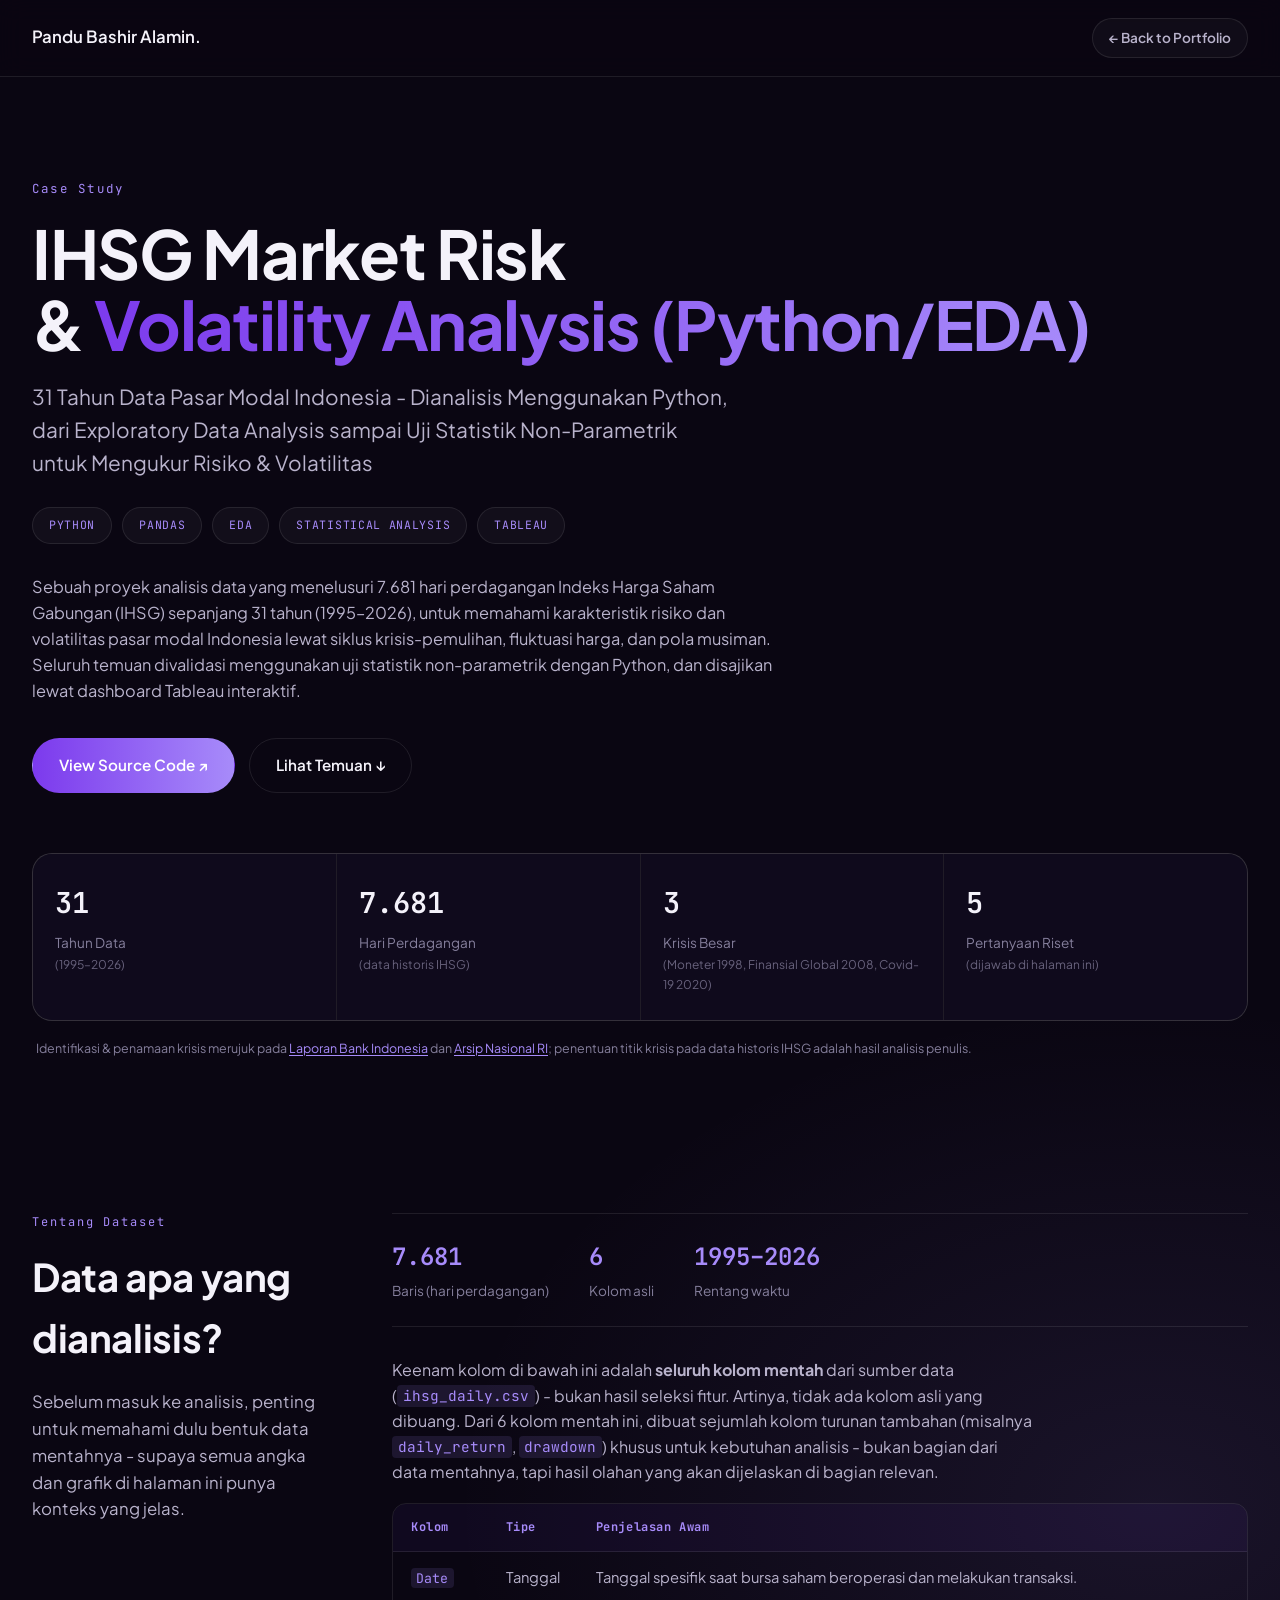
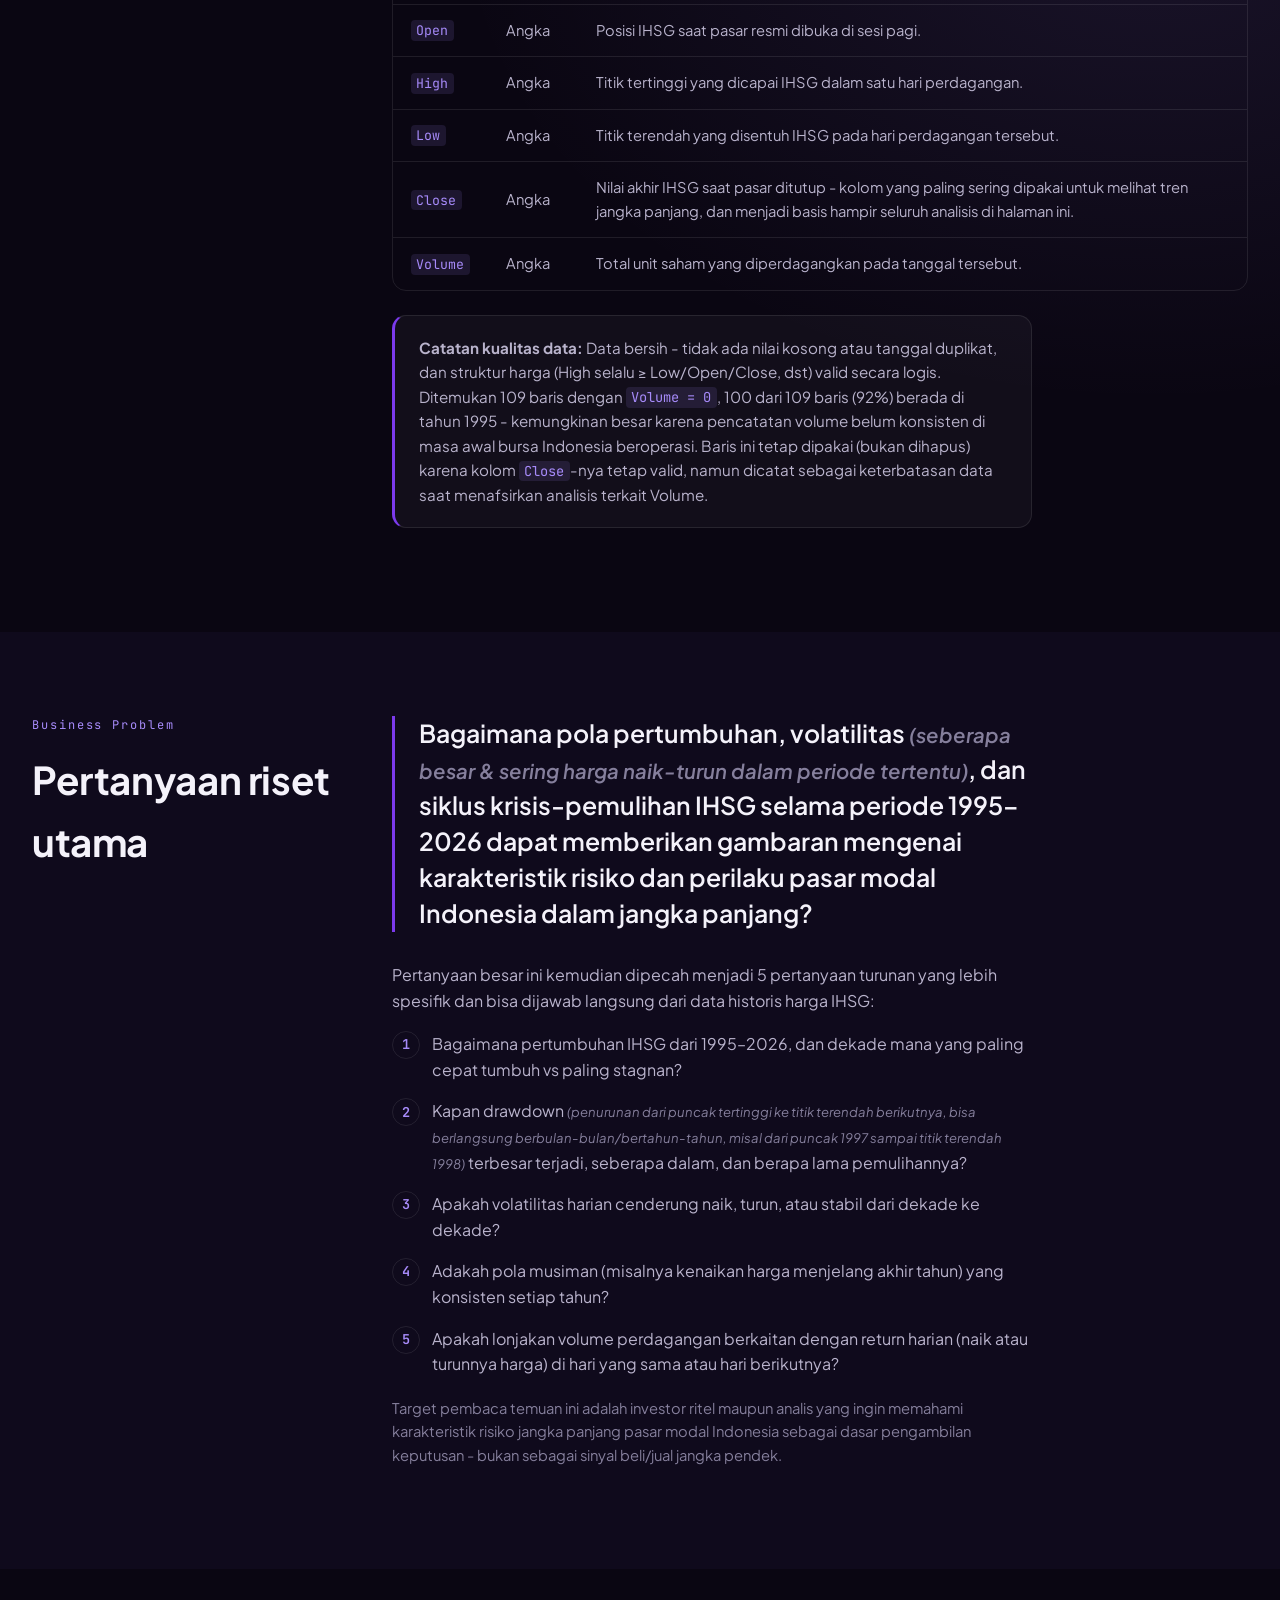
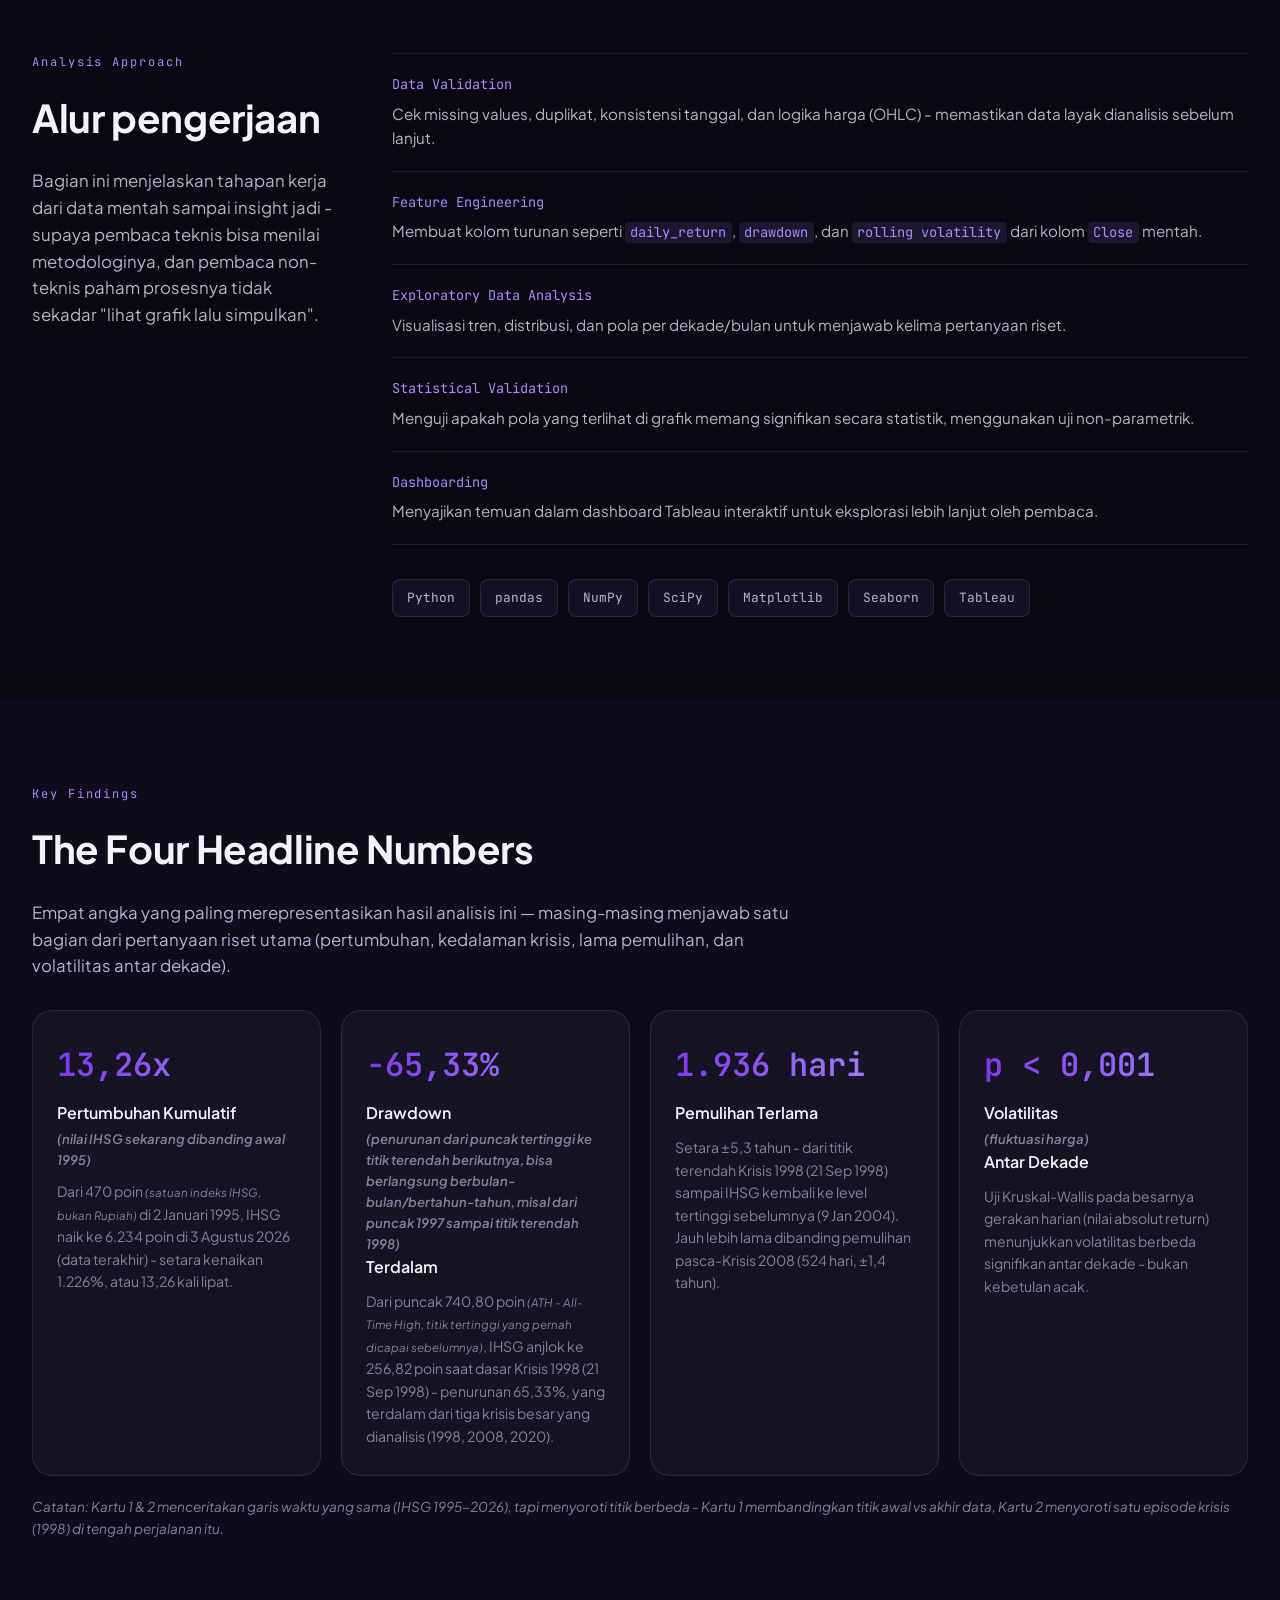
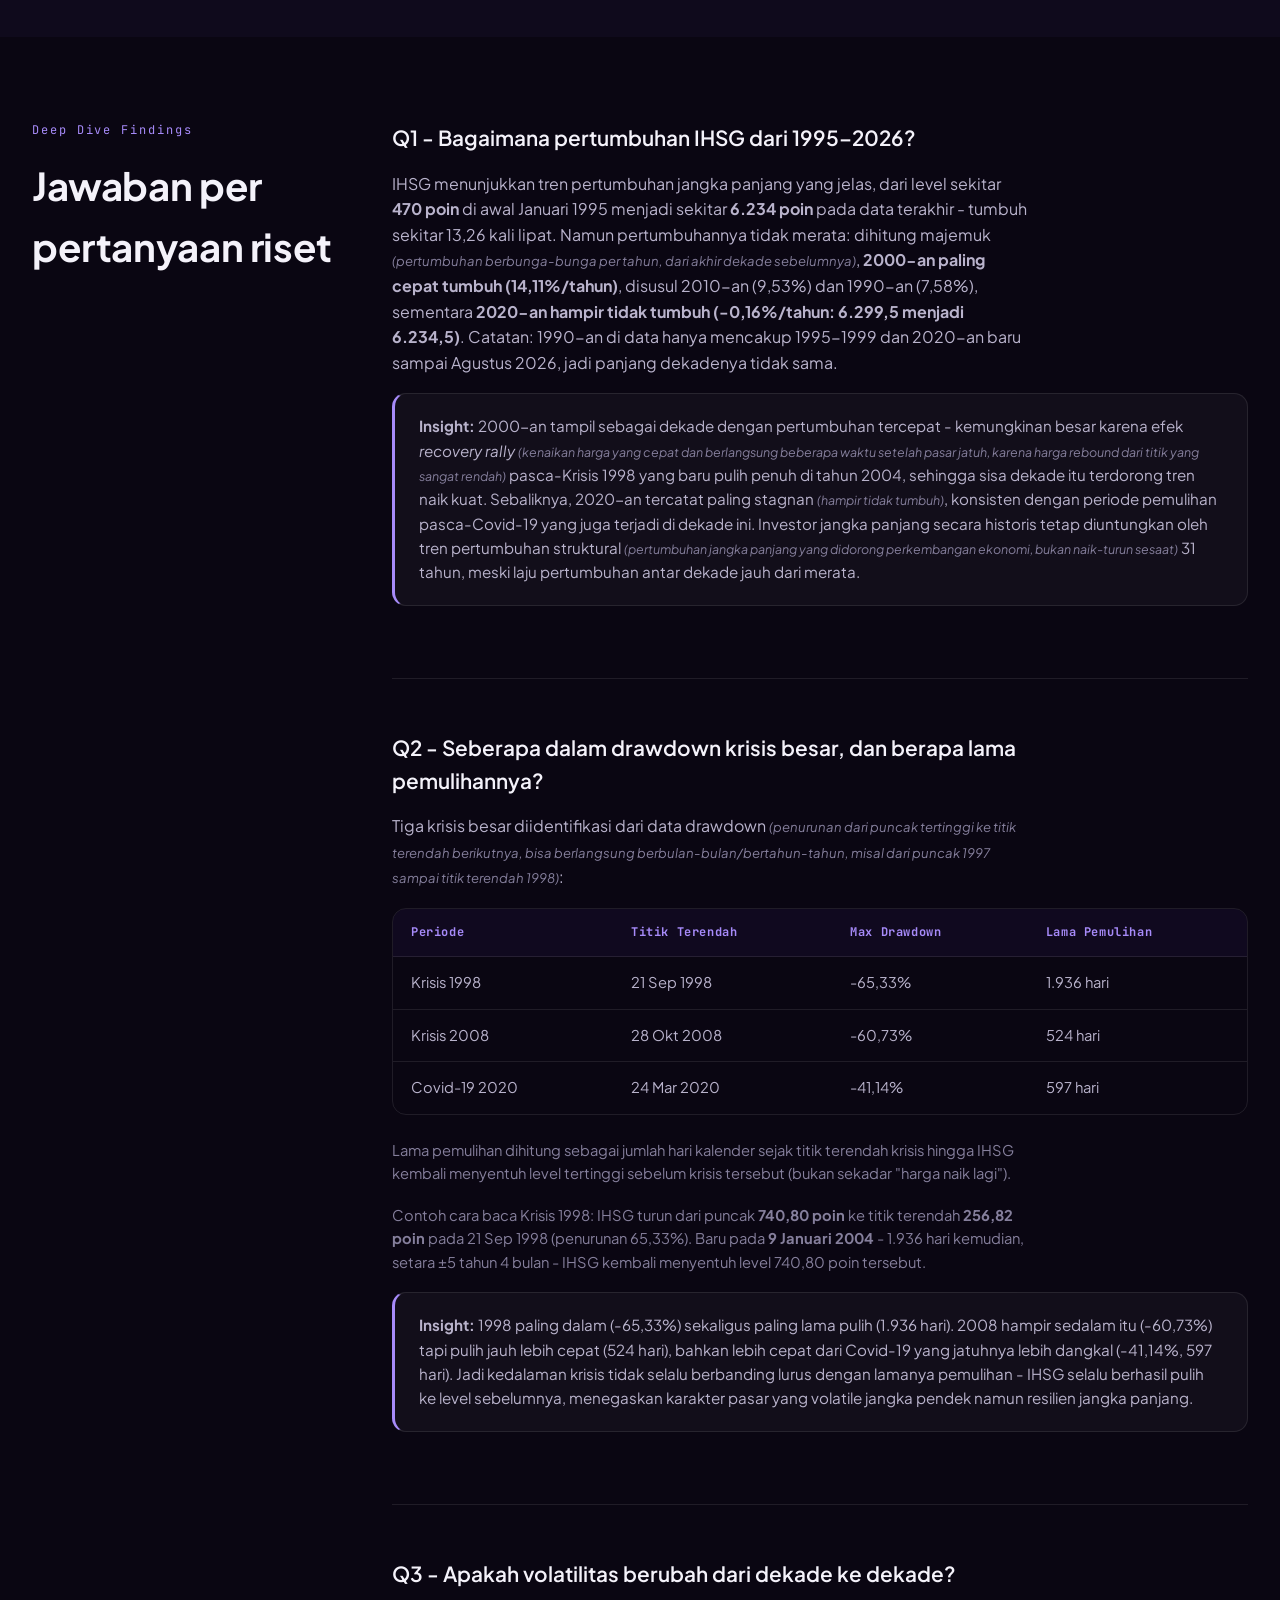
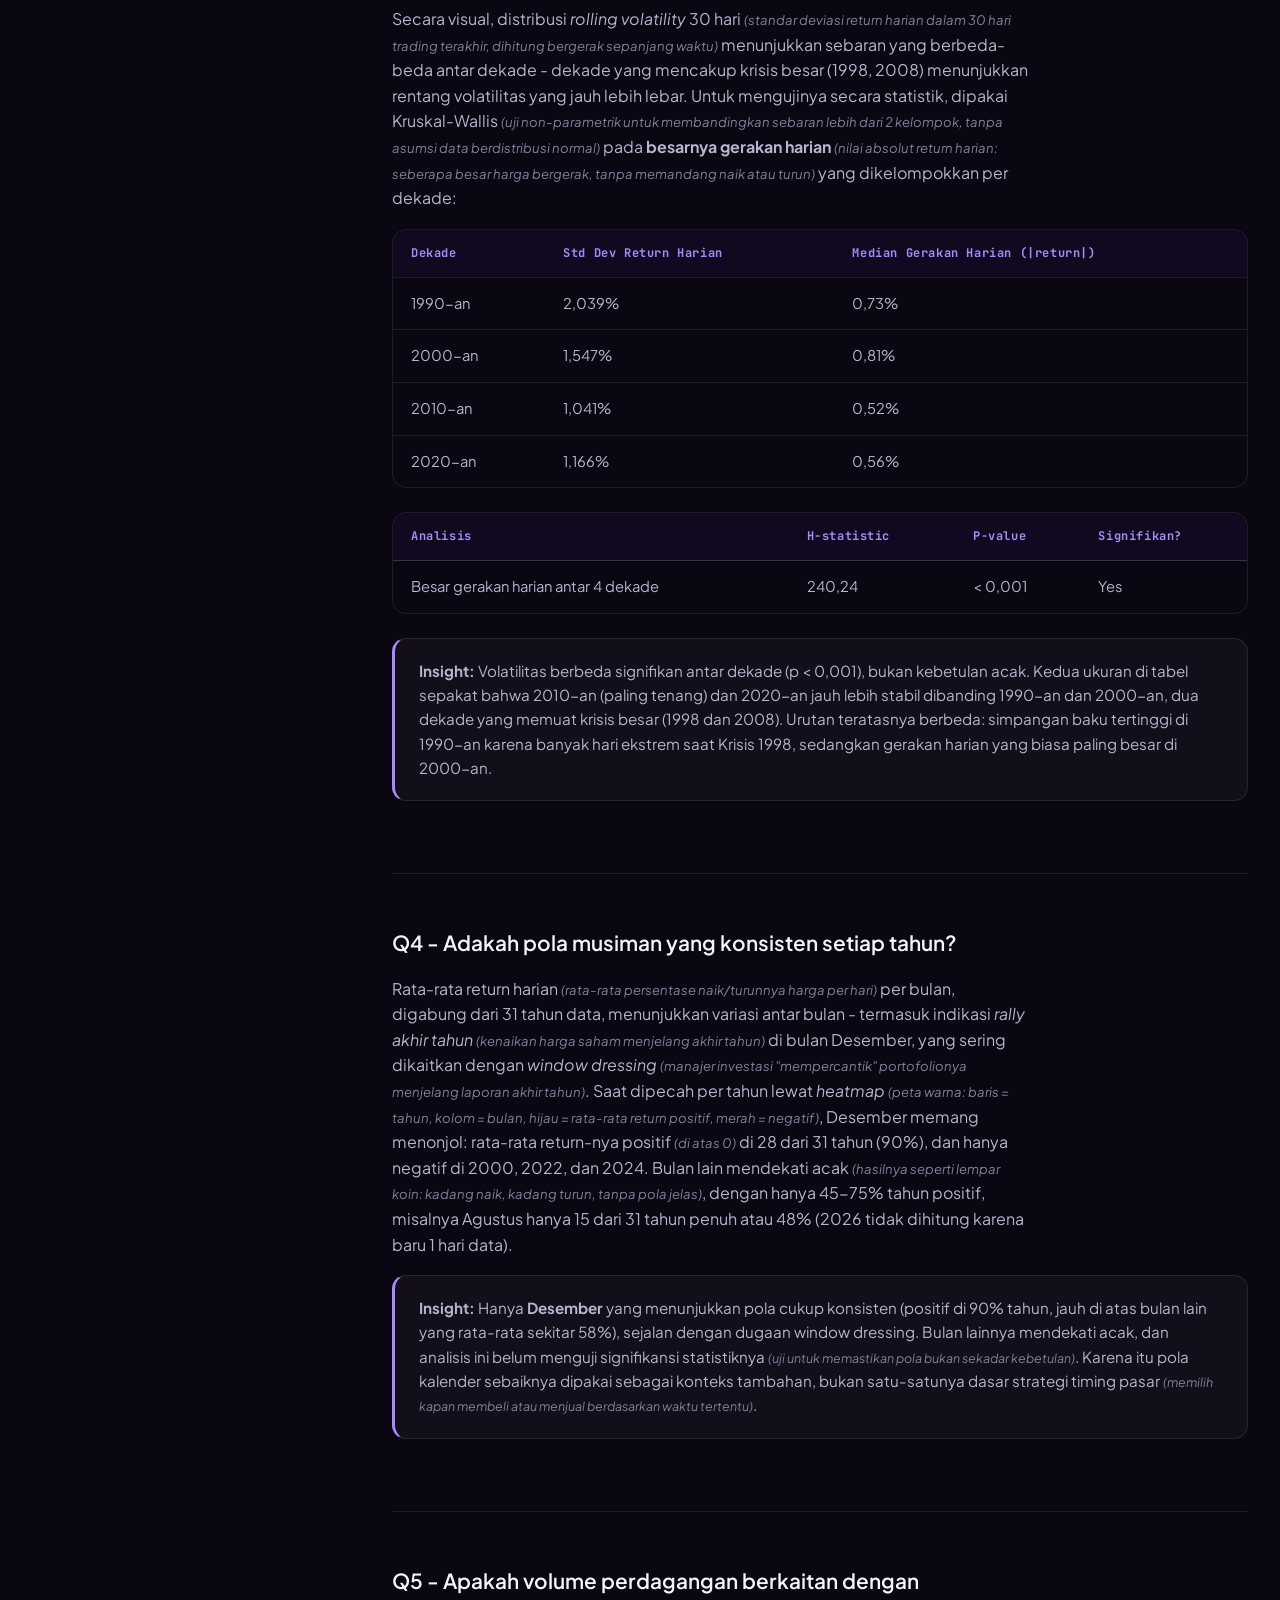
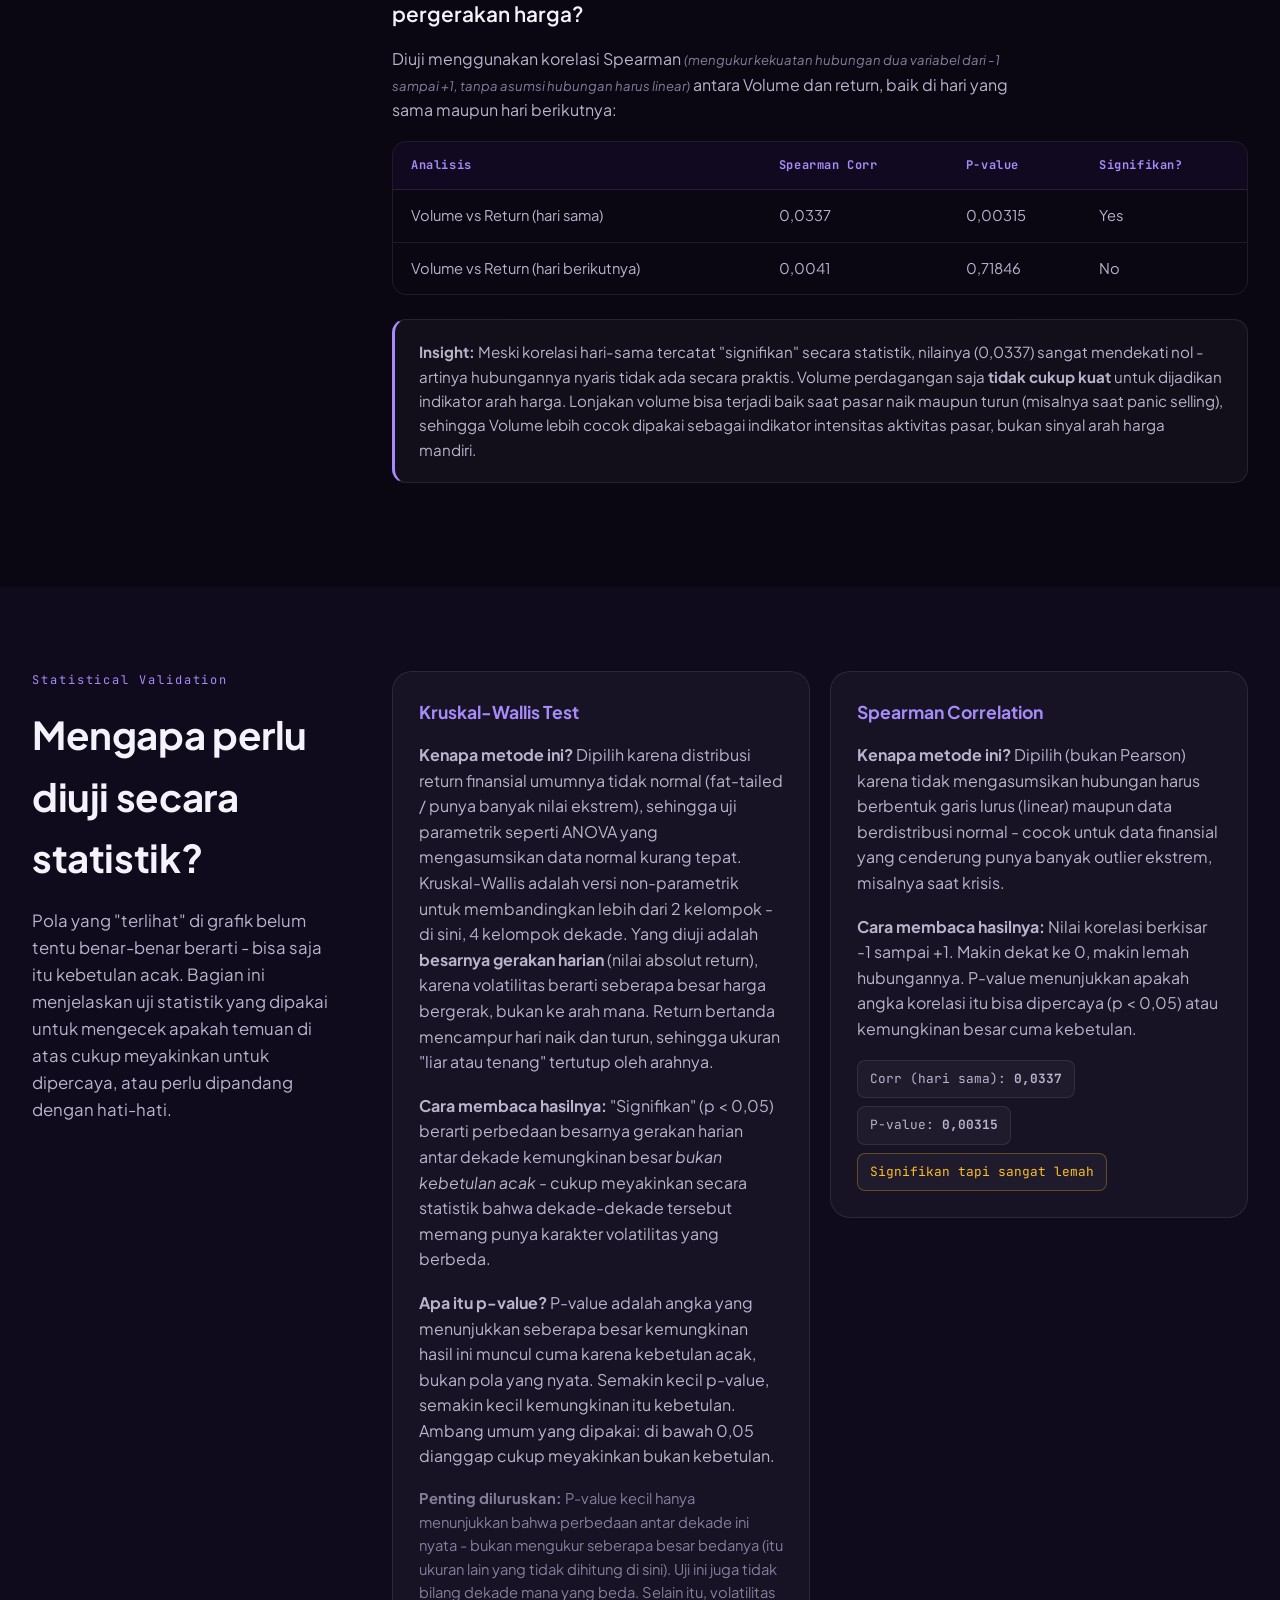
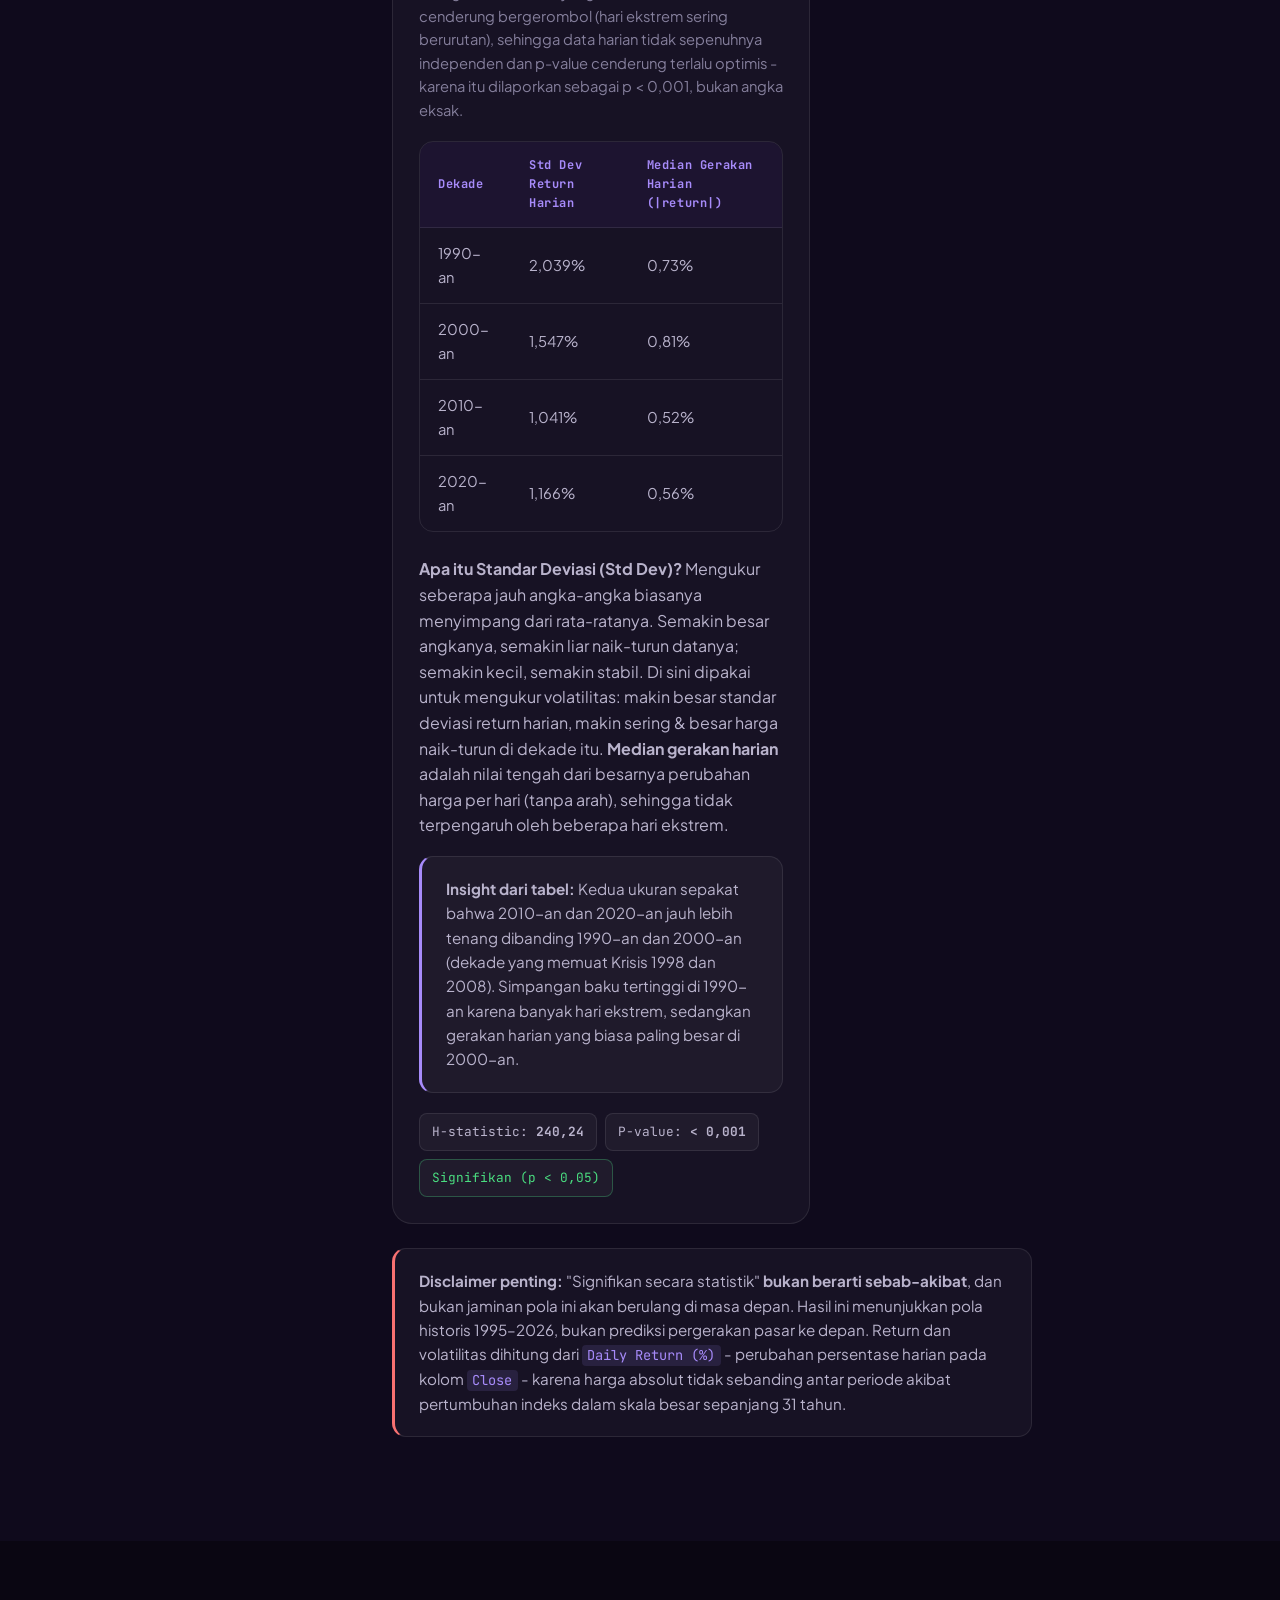
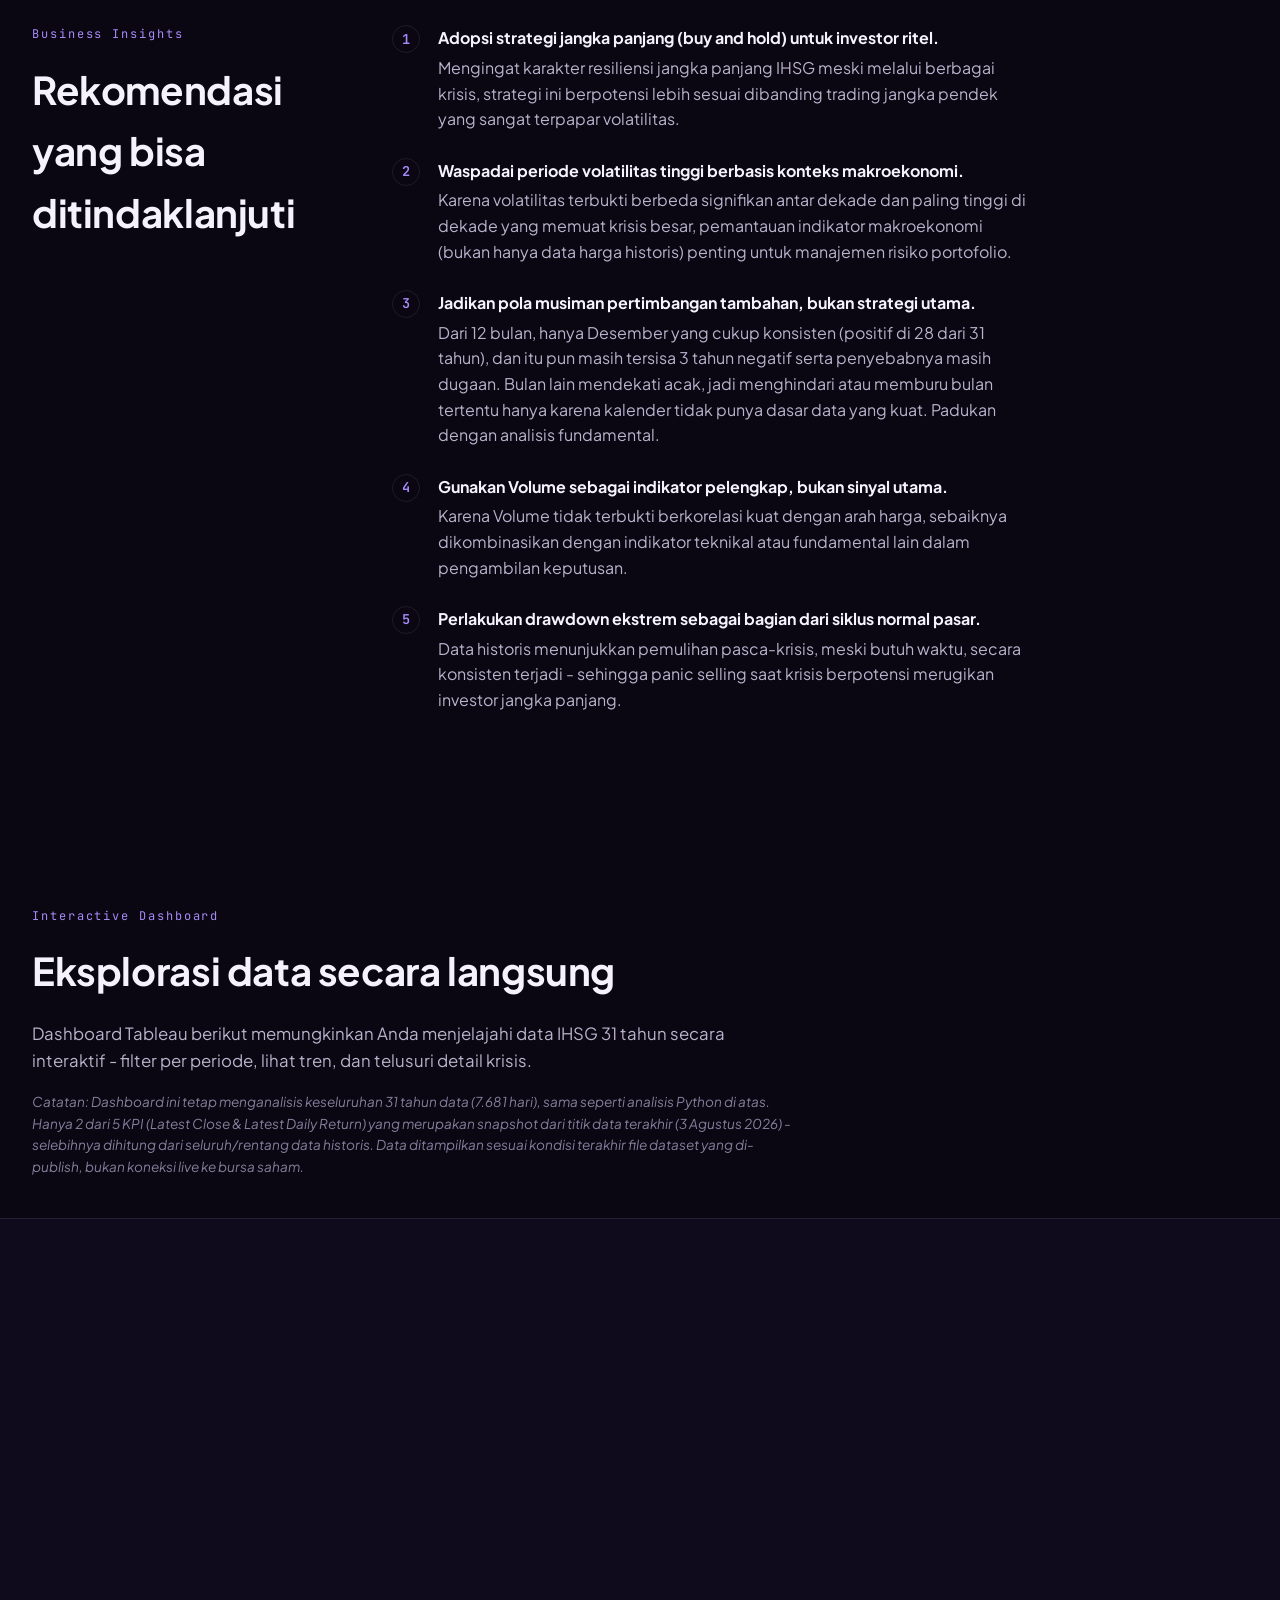
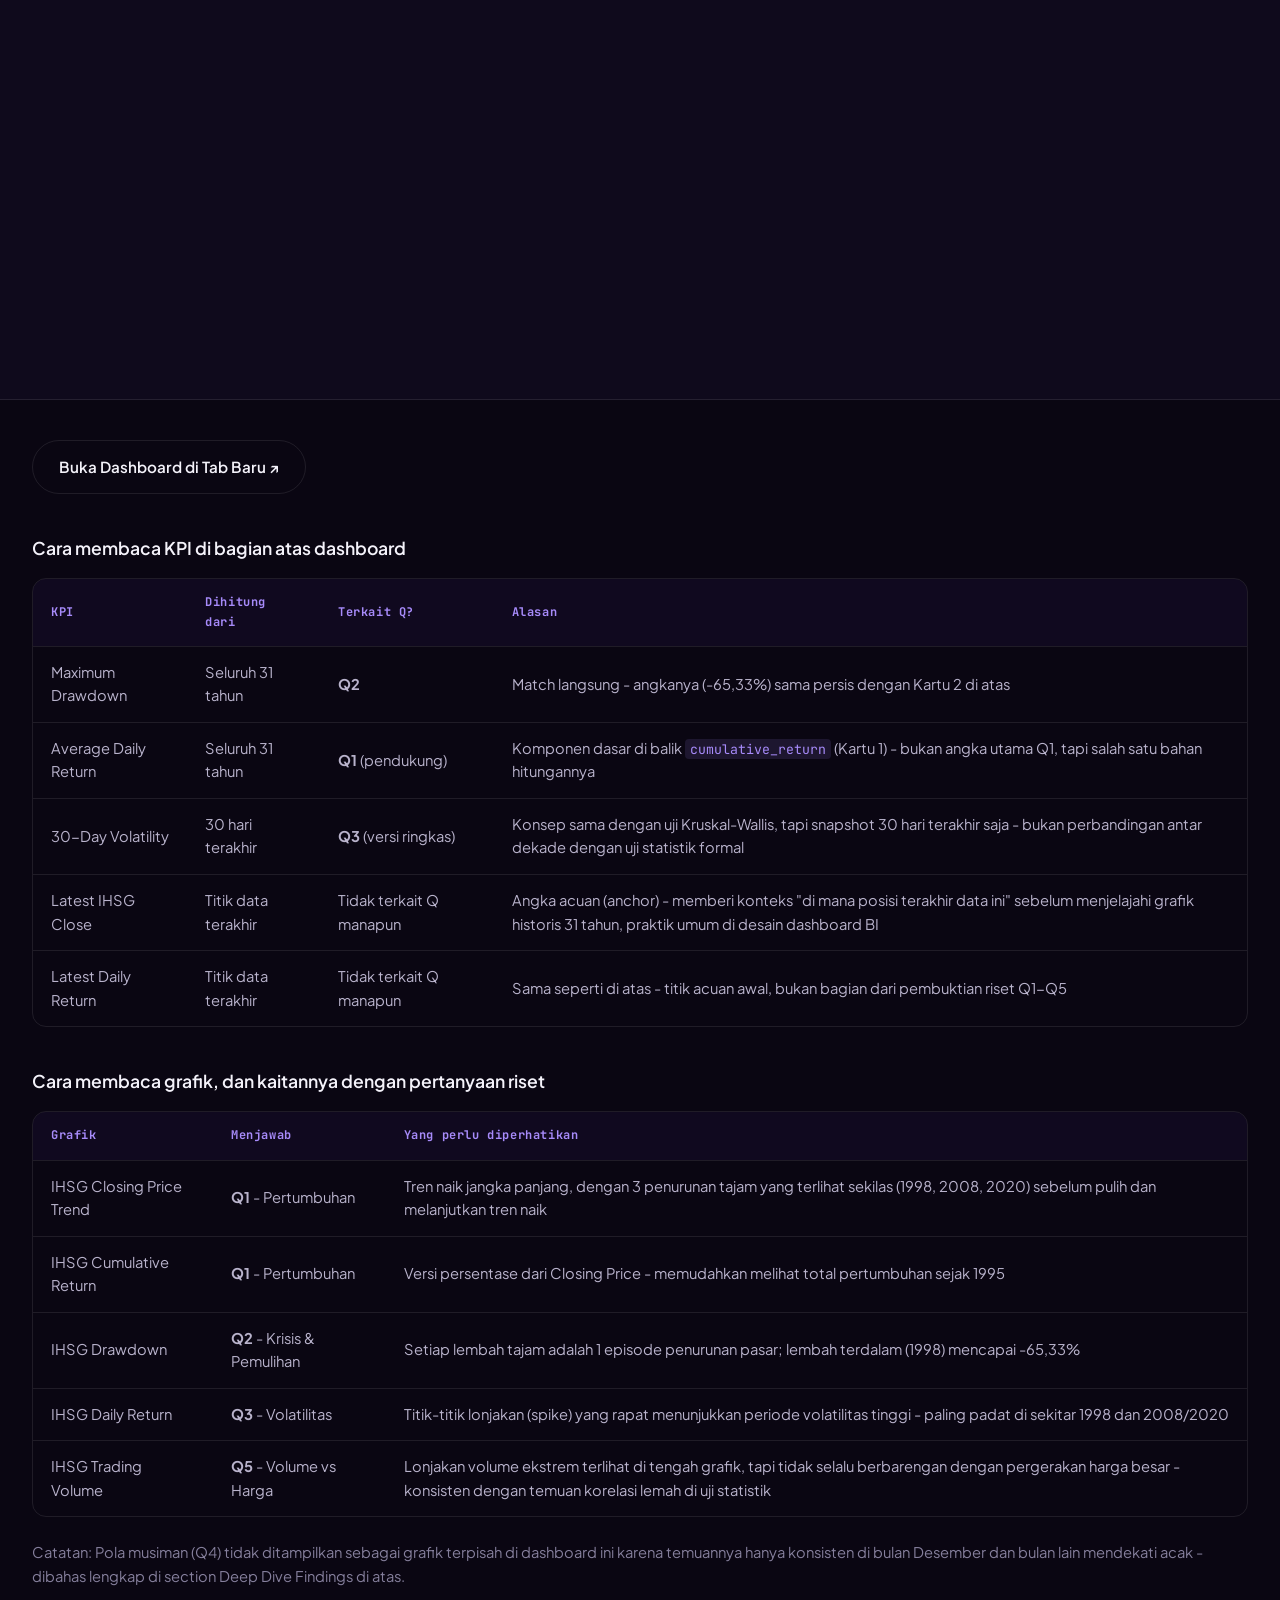
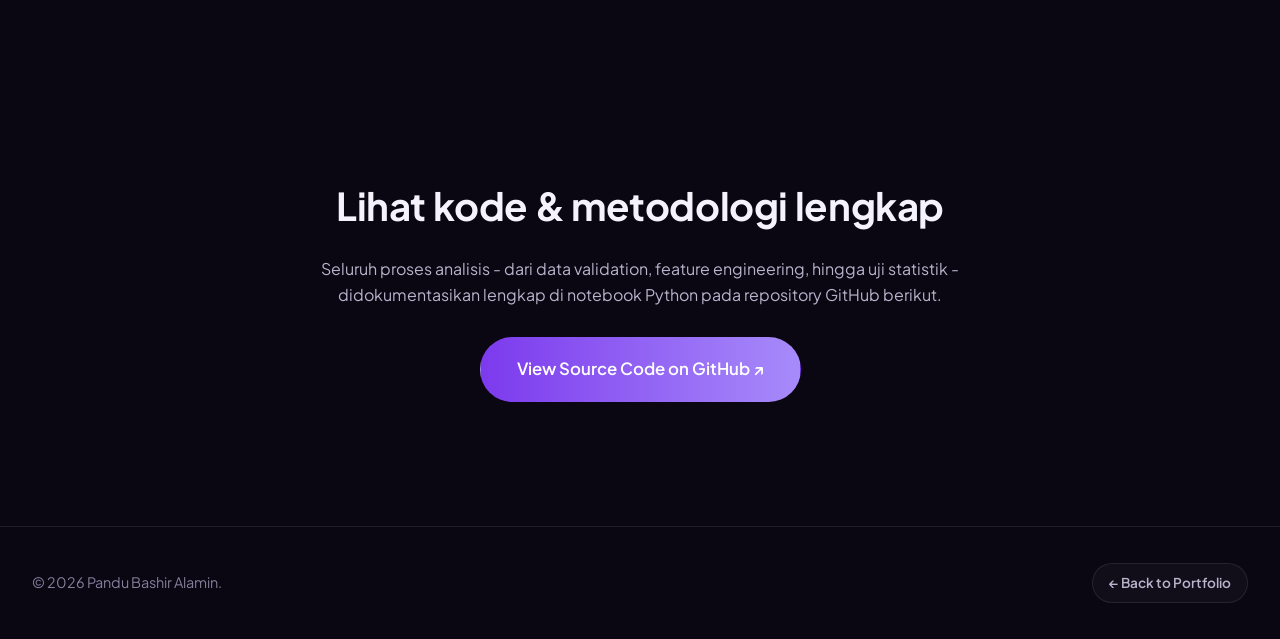
<file: index.html>
<!DOCTYPE html>
<html lang="id">
<head>
<meta charset="UTF-8">
<meta name="viewport" content="width=device-width, initial-scale=1.0">
<title>Analisis Historis IHSG (1995–2026) - Case Study | Pandu Bashir Alamin</title>
<meta name="description" content="Analisis 31 tahun data historis IHSG: pertumbuhan, krisis, volatilitas, musiman, dan volume perdagangan. EDA &amp; statistical validation dengan Python.">
<link rel="preconnect" href="https://fonts.googleapis.com">
<link rel="preconnect" href="https://fonts.gstatic.com" crossorigin>
<link href="https://fonts.googleapis.com/css2?family=Plus+Jakarta+Sans:wght@400;500;600;700;800&amp;family=JetBrains+Mono:wght@400;500;600&amp;display=swap" rel="stylesheet">
<link rel="stylesheet" href="style.css">
</head>
<body>

<header class="site-header">
 <div class="site-header__inner">
 <span class="site-header__name">Pandu Bashir Alamin.</span>
 <a href="https://www.pandubashir.my.id/" class="btn btn--ghost btn--small">← Back to Portfolio</a>
 </div>
</header>

<main>

 <!-- ============ HERO ============ -->
 <section class="hero">
 <div class="container">
 <p class="eyebrow">Case Study</p>
 <h1 class="hero__title">
 IHSG Market Risk<br>&<span class="text-gradient"> Volatility Analysis (Python/EDA)</span>
 </h1>
 <p class="hero__subtitle">31 Tahun Data Pasar Modal Indonesia - Dianalisis Menggunakan Python, dari Exploratory Data Analysis sampai Uji Statistik Non-Parametrik untuk Mengukur Risiko & Volatilitas</p>

 <div class="tag-list">
 <span class="tag">PYTHON</span>
 <span class="tag">PANDAS</span>
 <span class="tag">EDA</span>
 <span class="tag">STATISTICAL ANALYSIS</span>
 <span class="tag">TABLEAU</span>
 </div>

 <p class="hero__desc">
 Sebuah proyek analisis data yang menelusuri 7.681 hari perdagangan Indeks Harga Saham Gabungan (IHSG) sepanjang 31 tahun (1995–2026), untuk memahami karakteristik risiko dan volatilitas pasar modal Indonesia lewat siklus krisis-pemulihan, fluktuasi harga, dan pola musiman. Seluruh temuan divalidasi menggunakan uji statistik non-parametrik dengan Python, dan disajikan lewat dashboard Tableau interaktif.
 </p>

 <div class="hero__actions">
 <a href="https://github.com/pandubashir/IHSG-historical-market-analysis" target="_blank" rel="noopener" class="btn btn--primary">View Source Code ↗</a>
 <a href="#findings" class="btn btn--outline">Lihat Temuan ↓</a>
 </div>

 <div class="hero__stats">
 <div class="hero__stat">
 <span class="stat-num">31</span>
 <span class="stat-label">Tahun Data <span class="stat-sub">(1995–2026)</span></span>
 </div>
 <div class="hero__stat">
 <span class="stat-num">7.681</span>
 <span class="stat-label">Hari Perdagangan <span class="stat-sub">(data historis IHSG)</span></span>
 </div>
 <div class="hero__stat">
 <span class="stat-num">3</span>
 <span class="stat-label">Krisis Besar <span class="stat-sub">(Moneter 1998, Finansial Global 2008, Covid-19 2020)</span></span>
 </div>
 <div class="hero__stat">
 <span class="stat-num">5</span>
 <span class="stat-label">Pertanyaan Riset <span class="stat-sub">(dijawab di halaman ini)</span></span>
 </div>
 </div>
 <p class="hero__source">Identifikasi &amp; penamaan krisis merujuk pada <a href="https://www.bi.go.id/id/publikasi/laporan/Pages/lpi_2008.aspx" target="_blank" rel="noopener">Laporan Bank Indonesia</a> dan <a href="https://www.anri.go.id/publikasi/berita/menilik-krisis-moneter-1998-kebijakan-soeharto-habibie-dan-pelajaran-berharga-untuk-masa-depan" target="_blank" rel="noopener">Arsip Nasional RI</a>; penentuan titik krisis pada data historis IHSG adalah hasil analisis penulis.</p>
 </div>
 </section>

 <!-- ============ TENTANG DATASET ============ -->
 <section class="section">
 <div class="container">
 <div class="split">
 <div class="split__label">
 <p class="section-eyebrow">Tentang Dataset</p>
 <h2 class="section-title">Data apa yang dianalisis?</h2>
 <p class="section-lead">
 Sebelum masuk ke analisis, penting untuk memahami dulu bentuk data mentahnya - supaya semua angka dan grafik di halaman ini punya konteks yang jelas.
 </p>
 </div>
 <div class="split__content">
 <div class="dataset-meta">
 <div class="dataset-meta__item">
 <span class="dataset-meta__num">7.681</span>
 <span class="dataset-meta__label">Baris (hari perdagangan)</span>
 </div>
 <div class="dataset-meta__item">
 <span class="dataset-meta__num">6</span>
 <span class="dataset-meta__label">Kolom asli</span>
 </div>
 <div class="dataset-meta__item">
 <span class="dataset-meta__num">1995–2026</span>
 <span class="dataset-meta__label">Rentang waktu</span>
 </div>
 </div>

 <p class="body-text">
 Keenam kolom di bawah ini adalah <strong>seluruh kolom mentah</strong> dari sumber data (<code>ihsg_daily.csv</code>) - bukan hasil seleksi fitur. Artinya, tidak ada kolom asli yang dibuang. Dari 6 kolom mentah ini, dibuat sejumlah kolom turunan tambahan (misalnya <code>daily_return</code>, <code>drawdown</code>) khusus untuk kebutuhan analisis - bukan bagian dari data mentahnya, tapi hasil olahan yang akan dijelaskan di bagian relevan.
 </p>

 <div class="table-wrap">
 <table class="data-table">
 <thead>
 <tr><th>Kolom</th><th>Tipe</th><th>Penjelasan Awam</th></tr>
 </thead>
 <tbody>
 <tr><td><code>Date</code></td><td>Tanggal</td><td>Tanggal spesifik saat bursa saham beroperasi dan melakukan transaksi.</td></tr>
 <tr><td><code>Open</code></td><td>Angka</td><td>Posisi IHSG saat pasar resmi dibuka di sesi pagi.</td></tr>
 <tr><td><code>High</code></td><td>Angka</td><td>Titik tertinggi yang dicapai IHSG dalam satu hari perdagangan.</td></tr>
 <tr><td><code>Low</code></td><td>Angka</td><td>Titik terendah yang disentuh IHSG pada hari perdagangan tersebut.</td></tr>
 <tr><td><code>Close</code></td><td>Angka</td><td>Nilai akhir IHSG saat pasar ditutup - kolom yang paling sering dipakai untuk melihat tren jangka panjang, dan menjadi basis hampir seluruh analisis di halaman ini.</td></tr>
 <tr><td><code>Volume</code></td><td>Angka</td><td>Total unit saham yang diperdagangkan pada tanggal tersebut.</td></tr>
 </tbody>
 </table>
 </div>

 <div class="callout">
 <strong>Catatan kualitas data:</strong> Data bersih - tidak ada nilai kosong atau tanggal duplikat, dan struktur harga (High selalu ≥ Low/Open/Close, dst) valid secara logis. Ditemukan 109 baris dengan <code>Volume = 0</code>, 100 dari 109 baris (92%) berada di tahun 1995 - kemungkinan besar karena pencatatan volume belum konsisten di masa awal bursa Indonesia beroperasi. Baris ini tetap dipakai (bukan dihapus) karena kolom <code>Close</code>-nya tetap valid, namun dicatat sebagai keterbatasan data saat menafsirkan analisis terkait Volume.
 </div>
 </div>
 </div>
 </div>
 </section>

 <!-- ============ BUSINESS PROBLEM ============ -->
 <section class="section section--alt">
 <div class="container">
 <div class="split">
 <div class="split__label">
 <p class="section-eyebrow">Business Problem</p>
 <h2 class="section-title">Pertanyaan riset utama</h2>
 </div>
 <div class="split__content">
 <blockquote class="pull-quote">
 Bagaimana pola pertumbuhan, volatilitas <span class="term">(seberapa besar &amp; sering harga naik-turun dalam periode tertentu)</span>, dan siklus krisis-pemulihan IHSG selama periode 1995–2026 dapat memberikan gambaran mengenai karakteristik risiko dan perilaku pasar modal Indonesia dalam jangka panjang?
 </blockquote>
 <p class="body-text">
 Pertanyaan besar ini kemudian dipecah menjadi 5 pertanyaan turunan yang lebih spesifik dan bisa dijawab langsung dari data historis harga IHSG:
 </p>
 <ol class="numbered-list">
 <li>Bagaimana pertumbuhan IHSG dari 1995–2026, dan dekade mana yang paling cepat tumbuh vs paling stagnan?</li>
 <li>Kapan drawdown <span class="term">(penurunan dari puncak tertinggi ke titik terendah berikutnya, bisa berlangsung berbulan-bulan/bertahun-tahun, misal dari puncak 1997 sampai titik terendah 1998)</span> terbesar terjadi, seberapa dalam, dan berapa lama pemulihannya?</li>
 <li>Apakah volatilitas harian cenderung naik, turun, atau stabil dari dekade ke dekade?</li>
 <li>Adakah pola musiman (misalnya kenaikan harga menjelang akhir tahun) yang konsisten setiap tahun?</li>
 <li>Apakah lonjakan volume perdagangan berkaitan dengan return harian (naik atau turunnya harga) di hari yang sama atau hari berikutnya?</li>
 </ol>
 <p class="body-text muted">
 Target pembaca temuan ini adalah investor ritel maupun analis yang ingin memahami karakteristik risiko jangka panjang pasar modal Indonesia sebagai dasar pengambilan keputusan - bukan sebagai sinyal beli/jual jangka pendek.
 </p>
 </div>
 </div>
 </div>
 </section>

 <!-- ============ ANALYSIS APPROACH ============ -->
 <section class="section">
 <div class="container">
 <div class="split">
 <div class="split__label">
 <p class="section-eyebrow">Analysis Approach</p>
 <h2 class="section-title">Alur pengerjaan</h2>
 <p class="section-lead">Bagian ini menjelaskan tahapan kerja dari data mentah sampai insight jadi - supaya pembaca teknis bisa menilai metodologinya, dan pembaca non-teknis paham prosesnya tidak sekadar "lihat grafik lalu simpulkan".</p>
 </div>
 <div class="split__content">
 <div class="flow">
 <div class="flow__step">
 <span class="flow__num">Data Validation</span>
 <p>Cek missing values, duplikat, konsistensi tanggal, dan logika harga (OHLC) - memastikan data layak dianalisis sebelum lanjut.</p>
 </div>
 <div class="flow__step">
 <span class="flow__num">Feature Engineering</span>
 <p>Membuat kolom turunan seperti <code>daily_return</code>, <code>drawdown</code>, dan <code>rolling volatility</code> dari kolom <code>Close</code> mentah.</p>
 </div>
 <div class="flow__step">
 <span class="flow__num">Exploratory Data Analysis</span>
 <p>Visualisasi tren, distribusi, dan pola per dekade/bulan untuk menjawab kelima pertanyaan riset.</p>
 </div>
 <div class="flow__step">
 <span class="flow__num">Statistical Validation</span>
 <p>Menguji apakah pola yang terlihat di grafik memang signifikan secara statistik, menggunakan uji non-parametrik.</p>
 </div>
 <div class="flow__step">
 <span class="flow__num">Dashboarding</span>
 <p>Menyajikan temuan dalam dashboard Tableau interaktif untuk eksplorasi lebih lanjut oleh pembaca.</p>
 </div>
 </div>

 <div class="tools-row">
 <span class="tool-chip">Python</span>
 <span class="tool-chip">pandas</span>
 <span class="tool-chip">NumPy</span>
 <span class="tool-chip">SciPy</span>
 <span class="tool-chip">Matplotlib</span>
 <span class="tool-chip">Seaborn</span>
 <span class="tool-chip">Tableau</span>
 </div>
 </div>
 </div>
 </div>
 </section>

 <!-- ============ KEY FINDINGS ============ -->
 <section class="section section--alt" id="findings">
 <div class="container">
 <p class="section-eyebrow">Key Findings</p>
 <h2 class="section-title">The Four Headline Numbers</h2>
 <p class="section-lead">Empat angka yang paling merepresentasikan hasil analisis ini — masing-masing menjawab satu bagian dari pertanyaan riset utama (pertumbuhan, kedalaman krisis, lama pemulihan, dan volatilitas antar dekade).</p>

 <div class="bento">
 <div class="bento__card">
 <span class="bento__value">13,26x</span>
 <span class="bento__label">Pertumbuhan Kumulatif <span class="term">(nilai IHSG sekarang dibanding awal 1995)</span></span>
 <p class="bento__desc">Dari 470 poin <span class="term">(satuan indeks IHSG, bukan Rupiah)</span> di 2 Januari 1995, IHSG naik ke 6.234 poin di 3 Agustus 2026 (data terakhir) - setara kenaikan 1.226%, atau 13,26 kali lipat.</p>
 </div>
 <div class="bento__card">
 <span class="bento__value">-65,33%</span>
 <span class="bento__label">Drawdown <span class="term">(penurunan dari puncak tertinggi ke titik terendah berikutnya, bisa berlangsung berbulan-bulan/bertahun-tahun, misal dari puncak 1997 sampai titik terendah 1998)</span> Terdalam</span>
 <p class="bento__desc">Dari puncak 740,80 poin <span class="term">(ATH - All-Time High, titik tertinggi yang pernah dicapai sebelumnya)</span>, IHSG anjlok ke 256,82 poin saat dasar Krisis 1998 (21 Sep 1998) - penurunan 65,33%, yang terdalam dari tiga krisis besar yang dianalisis (1998, 2008, 2020).</p>
 </div>
 <div class="bento__card">
 <span class="bento__value">1.936 hari</span>
 <span class="bento__label">Pemulihan Terlama</span>
 <p class="bento__desc">Setara ±5,3 tahun - dari titik terendah Krisis 1998 (21 Sep 1998) sampai IHSG kembali ke level tertinggi sebelumnya (9 Jan 2004). Jauh lebih lama dibanding pemulihan pasca-Krisis 2008 (524 hari, ±1,4 tahun).</p>
 </div>
 <div class="bento__card">
 <span class="bento__value">p &lt; 0,001</span>
 <span class="bento__label">Volatilitas <span class="term">(fluktuasi harga)</span> Antar Dekade</span>
 <p class="bento__desc">Uji Kruskal-Wallis pada besarnya gerakan harian (nilai absolut return) menunjukkan volatilitas berbeda signifikan antar dekade - bukan kebetulan acak.</p>
 </div>
 </div>

 <p class="bento-note">Catatan: Kartu 1 &amp; 2 menceritakan garis waktu yang sama (IHSG 1995–2026), tapi menyoroti titik berbeda - Kartu 1 membandingkan titik awal vs akhir data, Kartu 2 menyoroti satu episode krisis (1998) di tengah perjalanan itu.</p>
 </div>
 </section>

 <!-- ============ DEEP DIVE ============ -->
 <section class="section">
 <div class="container">
 <div class="split">
 <div class="split__label">
 <p class="section-eyebrow">Deep Dive Findings</p>
 <h2 class="section-title">Jawaban per pertanyaan riset</h2>
 </div>
 <div class="split__content">

 <!-- Q1 -->
 <article class="finding">
 <h3 class="finding__q">Q1 - Bagaimana pertumbuhan IHSG dari 1995–2026?</h3>
 <p class="body-text">IHSG menunjukkan tren pertumbuhan jangka panjang yang jelas, dari level sekitar <strong>470 poin</strong> di awal Januari 1995 menjadi sekitar <strong>6.234 poin</strong> pada data terakhir - tumbuh sekitar 13,26 kali lipat. Namun pertumbuhannya tidak merata: dihitung majemuk <span class="term">(pertumbuhan berbunga-bunga per tahun, dari akhir dekade sebelumnya)</span>, <strong>2000-an paling cepat tumbuh (14,11%/tahun)</strong>, disusul 2010-an (9,53%) dan 1990-an (7,58%), sementara <strong>2020-an hampir tidak tumbuh (-0,16%/tahun: 6.299,5 menjadi 6.234,5)</strong>. Catatan: 1990-an di data hanya mencakup 1995-1999 dan 2020-an baru sampai Agustus 2026, jadi panjang dekadenya tidak sama.</p>
 <div class="callout callout--insight">
 <strong>Insight:</strong> 2000-an tampil sebagai dekade dengan pertumbuhan tercepat - kemungkinan besar karena efek <em>recovery rally</em> <span class="term">(kenaikan harga yang cepat dan berlangsung beberapa waktu setelah pasar jatuh, karena harga rebound dari titik yang sangat rendah)</span> pasca-Krisis 1998 yang baru pulih penuh di tahun 2004, sehingga sisa dekade itu terdorong tren naik kuat. Sebaliknya, 2020-an tercatat paling stagnan <span class="term">(hampir tidak tumbuh)</span>, konsisten dengan periode pemulihan pasca-Covid-19 yang juga terjadi di dekade ini. Investor jangka panjang secara historis tetap diuntungkan oleh tren pertumbuhan struktural <span class="term">(pertumbuhan jangka panjang yang didorong perkembangan ekonomi, bukan naik-turun sesaat)</span> 31 tahun, meski laju pertumbuhan antar dekade jauh dari merata.
 </div>
 </article>

 <!-- Q2 -->
 <article class="finding">
 <h3 class="finding__q">Q2 - Seberapa dalam drawdown krisis besar, dan berapa lama pemulihannya?</h3>
 <p class="body-text">Tiga krisis besar diidentifikasi dari data drawdown <span class="term">(penurunan dari puncak tertinggi ke titik terendah berikutnya, bisa berlangsung berbulan-bulan/bertahun-tahun, misal dari puncak 1997 sampai titik terendah 1998)</span>:</p>

 <div class="table-wrap">
 <table class="data-table">
 <thead>
 <tr><th>Periode</th><th>Titik Terendah</th><th>Max Drawdown</th><th>Lama Pemulihan</th></tr>
 </thead>
 <tbody>
 <tr><td>Krisis 1998</td><td>21 Sep 1998</td><td>-65,33%</td><td>1.936 hari</td></tr>
 <tr><td>Krisis 2008</td><td>28 Okt 2008</td><td>-60,73%</td><td>524 hari</td></tr>
 <tr><td>Covid-19 2020</td><td>24 Mar 2020</td><td>-41,14%</td><td>597 hari</td></tr>
 </tbody>
 </table>
 </div>
 <p class="body-text muted">Lama pemulihan dihitung sebagai jumlah hari kalender sejak titik terendah krisis hingga IHSG kembali menyentuh level tertinggi sebelum krisis tersebut (bukan sekadar "harga naik lagi").</p>
 <p class="body-text muted">Contoh cara baca Krisis 1998: IHSG turun dari puncak <strong>740,80 poin</strong> ke titik terendah <strong>256,82 poin</strong> pada 21 Sep 1998 (penurunan 65,33%). Baru pada <strong>9 Januari 2004</strong> - 1.936 hari kemudian, setara ±5 tahun 4 bulan - IHSG kembali menyentuh level 740,80 poin tersebut.</p>
 <div class="callout callout--insight">
 <strong>Insight:</strong> 1998 paling dalam (-65,33%) sekaligus paling lama pulih (1.936 hari). 2008 hampir sedalam itu (-60,73%) tapi pulih jauh lebih cepat (524 hari), bahkan lebih cepat dari Covid-19 yang jatuhnya lebih dangkal (-41,14%, 597 hari). Jadi kedalaman krisis tidak selalu berbanding lurus dengan lamanya pemulihan - IHSG selalu berhasil pulih ke level sebelumnya, menegaskan karakter pasar yang volatile jangka pendek namun resilien jangka panjang.
 </div>
 </article>

 <!-- Q3 -->
 <article class="finding">
 <h3 class="finding__q">Q3 - Apakah volatilitas berubah dari dekade ke dekade?</h3>
 <p class="body-text">Secara visual, distribusi <em>rolling volatility</em> 30 hari <span class="term">(standar deviasi return harian dalam 30 hari trading terakhir, dihitung bergerak sepanjang waktu)</span> menunjukkan sebaran yang berbeda-beda antar dekade - dekade yang mencakup krisis besar (1998, 2008) menunjukkan rentang volatilitas yang jauh lebih lebar. Untuk mengujinya secara statistik, dipakai Kruskal-Wallis <span class="term">(uji non-parametrik untuk membandingkan sebaran lebih dari 2 kelompok, tanpa asumsi data berdistribusi normal)</span> pada <strong>besarnya gerakan harian</strong> <span class="term">(nilai absolut return harian: seberapa besar harga bergerak, tanpa memandang naik atau turun)</span> yang dikelompokkan per dekade:</p>
 <div class="table-wrap">
 <table class="data-table">
 <thead>
 <tr><th>Dekade</th><th>Std Dev Return Harian</th><th>Median Gerakan Harian (|return|)</th></tr>
 </thead>
 <tbody>
 <tr><td>1990-an</td><td>2,039%</td><td>0,73%</td></tr>
 <tr><td>2000-an</td><td>1,547%</td><td>0,81%</td></tr>
 <tr><td>2010-an</td><td>1,041%</td><td>0,52%</td></tr>
 <tr><td>2020-an</td><td>1,166%</td><td>0,56%</td></tr>
 </tbody>
 </table>
 </div>
 <div class="table-wrap">
 <table class="data-table">
 <thead>
 <tr><th>Analisis</th><th>H-statistic</th><th>P-value</th><th>Signifikan?</th></tr>
 </thead>
 <tbody>
 <tr><td>Besar gerakan harian antar 4 dekade</td><td>240,24</td><td>&lt; 0,001</td><td>Yes</td></tr>
 </tbody>
 </table>
 </div>
 <div class="callout callout--insight">
 <strong>Insight:</strong> Volatilitas berbeda signifikan antar dekade (p &lt; 0,001), bukan kebetulan acak. Kedua ukuran di tabel sepakat bahwa 2010-an (paling tenang) dan 2020-an jauh lebih stabil dibanding 1990-an dan 2000-an, dua dekade yang memuat krisis besar (1998 dan 2008). Urutan teratasnya berbeda: simpangan baku tertinggi di 1990-an karena banyak hari ekstrem saat Krisis 1998, sedangkan gerakan harian yang biasa paling besar di 2000-an.
 </div>
 </article>

 <!-- Q4 -->
 <article class="finding">
 <h3 class="finding__q">Q4 - Adakah pola musiman yang konsisten setiap tahun?</h3>
 <p class="body-text">Rata-rata return harian <span class="term">(rata-rata persentase naik/turunnya harga per hari)</span> per bulan, digabung dari 31 tahun data, menunjukkan variasi antar bulan - termasuk indikasi <em>rally akhir tahun</em> <span class="term">(kenaikan harga saham menjelang akhir tahun)</span> di bulan Desember, yang sering dikaitkan dengan <em>window dressing</em> <span class="term">(manajer investasi "mempercantik" portofolionya menjelang laporan akhir tahun)</span>. Saat dipecah per tahun lewat <em>heatmap</em> <span class="term">(peta warna: baris = tahun, kolom = bulan, hijau = rata-rata return positif, merah = negatif)</span>, Desember memang menonjol: rata-rata return-nya positif <span class="term">(di atas 0)</span> di 28 dari 31 tahun (90%), dan hanya negatif di 2000, 2022, dan 2024. Bulan lain mendekati acak <span class="term">(hasilnya seperti lempar koin: kadang naik, kadang turun, tanpa pola jelas)</span>, dengan hanya 45-75% tahun positif, misalnya Agustus hanya 15 dari 31 tahun penuh atau 48% (2026 tidak dihitung karena baru 1 hari data).</p>
 <div class="callout callout--insight">
 <strong>Insight:</strong> Hanya <strong>Desember</strong> yang menunjukkan pola cukup konsisten (positif di 90% tahun, jauh di atas bulan lain yang rata-rata sekitar 58%), sejalan dengan dugaan window dressing. Bulan lainnya mendekati acak, dan analisis ini belum menguji signifikansi statistiknya <span class="term">(uji untuk memastikan pola bukan sekadar kebetulan)</span>. Karena itu pola kalender sebaiknya dipakai sebagai konteks tambahan, bukan satu-satunya dasar strategi timing pasar <span class="term">(memilih kapan membeli atau menjual berdasarkan waktu tertentu)</span>.
 </div>
 </article>

 <!-- Q5 -->
 <article class="finding">
 <h3 class="finding__q">Q5 - Apakah volume perdagangan berkaitan dengan pergerakan harga?</h3>
 <p class="body-text">Diuji menggunakan korelasi Spearman <span class="term">(mengukur kekuatan hubungan dua variabel dari -1 sampai +1, tanpa asumsi hubungan harus linear)</span> antara Volume dan return, baik di hari yang sama maupun hari berikutnya:</p>

 <div class="table-wrap">
 <table class="data-table">
 <thead>
 <tr><th>Analisis</th><th>Spearman Corr</th><th>P-value</th><th>Signifikan?</th></tr>
 </thead>
 <tbody>
 <tr><td>Volume vs Return (hari sama)</td><td>0,0337</td><td>0,00315</td><td>Yes</td></tr>
 <tr><td>Volume vs Return (hari berikutnya)</td><td>0,0041</td><td>0,71846</td><td>No</td></tr>
 </tbody>
 </table>
 </div>
 <div class="callout callout--insight">
 <strong>Insight:</strong> Meski korelasi hari-sama tercatat "signifikan" secara statistik, nilainya (0,0337) sangat mendekati nol - artinya hubungannya nyaris tidak ada secara praktis. Volume perdagangan saja <strong>tidak cukup kuat</strong> untuk dijadikan indikator arah harga. Lonjakan volume bisa terjadi baik saat pasar naik maupun turun (misalnya saat panic selling), sehingga Volume lebih cocok dipakai sebagai indikator intensitas aktivitas pasar, bukan sinyal arah harga mandiri.
 </div>
 </article>
 </div>
 </div>
 </div>
 </section>

 <!-- ============ STATISTICAL VALIDATION ============ -->
 <section class="section section--alt">
 <div class="container">
 <div class="split">
 <div class="split__label">
 <p class="section-eyebrow">Statistical Validation</p>
 <h2 class="section-title">Mengapa perlu diuji secara statistik?</h2>
 <p class="section-lead">
 Pola yang "terlihat" di grafik belum tentu benar-benar berarti - bisa saja itu kebetulan acak. Bagian ini menjelaskan uji statistik yang dipakai untuk mengecek apakah temuan di atas cukup meyakinkan untuk dipercaya, atau perlu dipandang dengan hati-hati.
 </p>
 </div>
 <div class="split__content">
 <div class="method-grid">
 <div class="method-card">
 <h3>Kruskal-Wallis Test</h3>
 <p class="body-text"><strong>Kenapa metode ini?</strong> Dipilih karena distribusi return finansial umumnya tidak normal (fat-tailed / punya banyak nilai ekstrem), sehingga uji parametrik seperti ANOVA yang mengasumsikan data normal kurang tepat. Kruskal-Wallis adalah versi non-parametrik untuk membandingkan lebih dari 2 kelompok - di sini, 4 kelompok dekade. Yang diuji adalah <strong>besarnya gerakan harian</strong> (nilai absolut return), karena volatilitas berarti seberapa besar harga bergerak, bukan ke arah mana. Return bertanda mencampur hari naik dan turun, sehingga ukuran "liar atau tenang" tertutup oleh arahnya.</p>
 <p class="body-text"><strong>Cara membaca hasilnya:</strong> "Signifikan" (p &lt; 0,05) berarti perbedaan besarnya gerakan harian antar dekade kemungkinan besar <em>bukan kebetulan acak</em> - cukup meyakinkan secara statistik bahwa dekade-dekade tersebut memang punya karakter volatilitas yang berbeda.</p>
 <p class="body-text"><strong>Apa itu p-value?</strong> P-value adalah angka yang menunjukkan seberapa besar kemungkinan hasil ini muncul cuma karena kebetulan acak, bukan pola yang nyata. Semakin kecil p-value, semakin kecil kemungkinan itu kebetulan. Ambang umum yang dipakai: di bawah 0,05 dianggap cukup meyakinkan bukan kebetulan.</p>
 <p class="body-text muted"><strong>Penting diluruskan:</strong> P-value kecil hanya menunjukkan bahwa perbedaan antar dekade ini nyata - bukan mengukur seberapa besar bedanya (itu ukuran lain yang tidak dihitung di sini). Uji ini juga tidak bilang dekade mana yang beda. Selain itu, volatilitas cenderung bergerombol (hari ekstrem sering berurutan), sehingga data harian tidak sepenuhnya independen dan p-value cenderung terlalu optimis - karena itu dilaporkan sebagai p &lt; 0,001, bukan angka eksak.</p>
 <div class="table-wrap">
 <table class="data-table">
 <thead>
 <tr><th>Dekade</th><th>Std Dev Return Harian</th><th>Median Gerakan Harian (|return|)</th></tr>
 </thead>
 <tbody>
 <tr><td>1990-an</td><td>2,039%</td><td>0,73%</td></tr>
 <tr><td>2000-an</td><td>1,547%</td><td>0,81%</td></tr>
 <tr><td>2010-an</td><td>1,041%</td><td>0,52%</td></tr>
 <tr><td>2020-an</td><td>1,166%</td><td>0,56%</td></tr>
 </tbody>
 </table>
 </div>
 <p class="body-text"><strong>Apa itu Standar Deviasi (Std Dev)?</strong> Mengukur seberapa jauh angka-angka biasanya menyimpang dari rata-ratanya. Semakin besar angkanya, semakin liar naik-turun datanya; semakin kecil, semakin stabil. Di sini dipakai untuk mengukur volatilitas: makin besar standar deviasi return harian, makin sering &amp; besar harga naik-turun di dekade itu. <strong>Median gerakan harian</strong> adalah nilai tengah dari besarnya perubahan harga per hari (tanpa arah), sehingga tidak terpengaruh oleh beberapa hari ekstrem.</p>
 <div class="callout callout--insight">
 <strong>Insight dari tabel:</strong> Kedua ukuran sepakat bahwa 2010-an dan 2020-an jauh lebih tenang dibanding 1990-an dan 2000-an (dekade yang memuat Krisis 1998 dan 2008). Simpangan baku tertinggi di 1990-an karena banyak hari ekstrem, sedangkan gerakan harian yang biasa paling besar di 2000-an.
 </div>
 <div class="stat-row">
 <span class="stat-chip">H-statistic: <strong>240,24</strong></span>
 <span class="stat-chip">P-value: <strong>&lt; 0,001</strong></span>
 <span class="stat-chip stat-chip--yes">Signifikan (p &lt; 0,05)</span>
 </div>
 </div>

 <div class="method-card">
 <h3>Spearman Correlation</h3>
 <p class="body-text"><strong>Kenapa metode ini?</strong> Dipilih (bukan Pearson) karena tidak mengasumsikan hubungan harus berbentuk garis lurus (linear) maupun data berdistribusi normal - cocok untuk data finansial yang cenderung punya banyak outlier ekstrem, misalnya saat krisis.</p>
 <p class="body-text"><strong>Cara membaca hasilnya:</strong> Nilai korelasi berkisar -1 sampai +1. Makin dekat ke 0, makin lemah hubungannya. P-value menunjukkan apakah angka korelasi itu bisa dipercaya (p &lt; 0,05) atau kemungkinan besar cuma kebetulan.</p>
 <div class="stat-row">
 <span class="stat-chip">Corr (hari sama): <strong>0,0337</strong></span>
 <span class="stat-chip">P-value: <strong>0,00315</strong></span>
 <span class="stat-chip stat-chip--weak">Signifikan tapi sangat lemah</span>
 </div>
 </div>
 </div>

 <div class="callout callout--warning">
 <strong>Disclaimer penting:</strong> "Signifikan secara statistik" <strong>bukan berarti sebab-akibat</strong>, dan bukan jaminan pola ini akan berulang di masa depan. Hasil ini menunjukkan pola historis 1995–2026, bukan prediksi pergerakan pasar ke depan. Return dan volatilitas dihitung dari <code>Daily Return (%)</code> - perubahan persentase harian pada kolom <code>Close</code> - karena harga absolut tidak sebanding antar periode akibat pertumbuhan indeks dalam skala besar sepanjang 31 tahun.
 </div>
 </div>
 </div>
 </div>
 </section>

 <!-- ============ BUSINESS INSIGHTS ============ -->
 <section class="section">
 <div class="container">
 <div class="split">
 <div class="split__label">
 <p class="section-eyebrow">Business Insights</p>
 <h2 class="section-title">Rekomendasi yang bisa ditindaklanjuti</h2>
 </div>
 <div class="split__content">
 <ol class="numbered-list numbered-list--big">
 <li>
 <strong>Adopsi strategi jangka panjang (buy and hold) untuk investor ritel.</strong>
 Mengingat karakter resiliensi jangka panjang IHSG meski melalui berbagai krisis, strategi ini berpotensi lebih sesuai dibanding trading jangka pendek yang sangat terpapar volatilitas.
 </li>
 <li>
 <strong>Waspadai periode volatilitas tinggi berbasis konteks makroekonomi.</strong>
 Karena volatilitas terbukti berbeda signifikan antar dekade dan paling tinggi di dekade yang memuat krisis besar, pemantauan indikator makroekonomi (bukan hanya data harga historis) penting untuk manajemen risiko portofolio.
 </li>
 <li>
 <strong>Jadikan pola musiman pertimbangan tambahan, bukan strategi utama.</strong>
 Dari 12 bulan, hanya Desember yang cukup konsisten (positif di 28 dari 31 tahun), dan itu pun masih tersisa 3 tahun negatif serta penyebabnya masih dugaan. Bulan lain mendekati acak, jadi menghindari atau memburu bulan tertentu hanya karena kalender tidak punya dasar data yang kuat. Padukan dengan analisis fundamental.
 </li>
 <li>
 <strong>Gunakan Volume sebagai indikator pelengkap, bukan sinyal utama.</strong>
 Karena Volume tidak terbukti berkorelasi kuat dengan arah harga, sebaiknya dikombinasikan dengan indikator teknikal atau fundamental lain dalam pengambilan keputusan.
 </li>
 <li>
 <strong>Perlakukan drawdown ekstrem sebagai bagian dari siklus normal pasar.</strong>
 Data historis menunjukkan pemulihan pasca-krisis, meski butuh waktu, secara konsisten terjadi - sehingga panic selling saat krisis berpotensi merugikan investor jangka panjang.
 </li>
 </ol>
 </div>
 </div>
 </div>
 </section>

 <!-- ============ DASHBOARD ============ -->
 <section class="section section--dashboard" id="dashboard">
 <div class="container">
 <p class="section-eyebrow">Interactive Dashboard</p>
 <h2 class="section-title">Eksplorasi data secara langsung</h2>
 <p class="section-lead">Dashboard Tableau berikut memungkinkan Anda menjelajahi data IHSG 31 tahun secara interaktif - filter per periode, lihat tren, dan telusuri detail krisis.</p>
 <p class="section-lead dashboard-note">Catatan: Dashboard ini tetap menganalisis keseluruhan 31 tahun data (7.681 hari), sama seperti analisis Python di atas. Hanya 2 dari 5 KPI (Latest Close &amp; Latest Daily Return) yang merupakan snapshot dari titik data terakhir (3 Agustus 2026) - selebihnya dihitung dari seluruh/rentang data historis. Data ditampilkan sesuai kondisi terakhir file dataset yang di-publish, bukan koneksi live ke bursa saham.</p>
 </div>
 <div class="dashboard-embed">
 <iframe
 src="https://public.tableau.com/views/IHSG_Data_Management_Dashboard/IHSGMarketOverview?:showVizHome=no&amp;:embed=true"
 loading="lazy"
 allowfullscreen>
 </iframe>
 </div>
 <div class="container">
 <a href="https://public.tableau.com/app/profile/pandu.bashir/viz/IHSG_Data_Management_Dashboard/IHSGMarketOverview?publish=yes" target="_blank" rel="noopener" class="btn btn--outline">Buka Dashboard di Tab Baru ↗</a>

 <h3 class="dashboard-subheading">Cara membaca KPI di bagian atas dashboard</h3>
 <div class="table-wrap">
 <table class="data-table">
 <thead>
 <tr><th>KPI</th><th>Dihitung dari</th><th>Terkait Q?</th><th>Alasan</th></tr>
 </thead>
 <tbody>
 <tr><td>Maximum Drawdown</td><td>Seluruh 31 tahun</td><td><strong>Q2</strong></td><td>Match langsung - angkanya (-65,33%) sama persis dengan Kartu 2 di atas</td></tr>
 <tr><td>Average Daily Return</td><td>Seluruh 31 tahun</td><td><strong>Q1</strong> (pendukung)</td><td>Komponen dasar di balik <code>cumulative_return</code> (Kartu 1) - bukan angka utama Q1, tapi salah satu bahan hitungannya</td></tr>
 <tr><td>30-Day Volatility</td><td>30 hari terakhir</td><td><strong>Q3</strong> (versi ringkas)</td><td>Konsep sama dengan uji Kruskal-Wallis, tapi snapshot 30 hari terakhir saja - bukan perbandingan antar dekade dengan uji statistik formal</td></tr>
 <tr><td>Latest IHSG Close</td><td>Titik data terakhir</td><td>Tidak terkait Q manapun</td><td>Angka acuan (anchor) - memberi konteks "di mana posisi terakhir data ini" sebelum menjelajahi grafik historis 31 tahun, praktik umum di desain dashboard BI</td></tr>
 <tr><td>Latest Daily Return</td><td>Titik data terakhir</td><td>Tidak terkait Q manapun</td><td>Sama seperti di atas - titik acuan awal, bukan bagian dari pembuktian riset Q1-Q5</td></tr>
 </tbody>
 </table>
 </div>

 <h3 class="dashboard-subheading">Cara membaca grafik, dan kaitannya dengan pertanyaan riset</h3>
 <div class="table-wrap">
 <table class="data-table">
 <thead>
 <tr><th>Grafik</th><th>Menjawab</th><th>Yang perlu diperhatikan</th></tr>
 </thead>
 <tbody>
 <tr><td>IHSG Closing Price Trend</td><td><strong>Q1</strong> - Pertumbuhan</td><td>Tren naik jangka panjang, dengan 3 penurunan tajam yang terlihat sekilas (1998, 2008, 2020) sebelum pulih dan melanjutkan tren naik</td></tr>
 <tr><td>IHSG Cumulative Return</td><td><strong>Q1</strong> - Pertumbuhan</td><td>Versi persentase dari Closing Price - memudahkan melihat total pertumbuhan sejak 1995</td></tr>
 <tr><td>IHSG Drawdown</td><td><strong>Q2</strong> - Krisis &amp; Pemulihan</td><td>Setiap lembah tajam adalah 1 episode penurunan pasar; lembah terdalam (1998) mencapai -65,33%</td></tr>
 <tr><td>IHSG Daily Return</td><td><strong>Q3</strong> - Volatilitas</td><td>Titik-titik lonjakan (spike) yang rapat menunjukkan periode volatilitas tinggi - paling padat di sekitar 1998 dan 2008/2020</td></tr>
 <tr><td>IHSG Trading Volume</td><td><strong>Q5</strong> - Volume vs Harga</td><td>Lonjakan volume ekstrem terlihat di tengah grafik, tapi tidak selalu berbarengan dengan pergerakan harga besar - konsisten dengan temuan korelasi lemah di uji statistik</td></tr>
 </tbody>
 </table>
 </div>
 <p class="body-text muted">Catatan: Pola musiman (Q4) tidak ditampilkan sebagai grafik terpisah di dashboard ini karena temuannya hanya konsisten di bulan Desember dan bulan lain mendekati acak - dibahas lengkap di section Deep Dive Findings di atas.</p>
 </div>
 </section>

 <!-- ============ SOURCE CODE ============ -->
 <section class="section section--cta">
 <div class="container container--narrow center">
 <h2 class="section-title">Lihat kode &amp; metodologi lengkap</h2>
 <p class="body-text">Seluruh proses analisis - dari data validation, feature engineering, hingga uji statistik - didokumentasikan lengkap di notebook Python pada repository GitHub berikut.</p>
 <a href="https://github.com/pandubashir/IHSG-historical-market-analysis" target="_blank" rel="noopener" class="btn btn--primary btn--large">View Source Code on GitHub ↗</a>
 </div>
 </section>

</main>

<footer class="site-footer">
 <div class="container site-footer__inner">
 <span>© 2026 Pandu Bashir Alamin.</span>
 <a href="https://www.pandubashir.my.id/" class="btn btn--ghost btn--small">← Back to Portfolio</a>
 </div>
</footer>

</body>
</html>
</file>
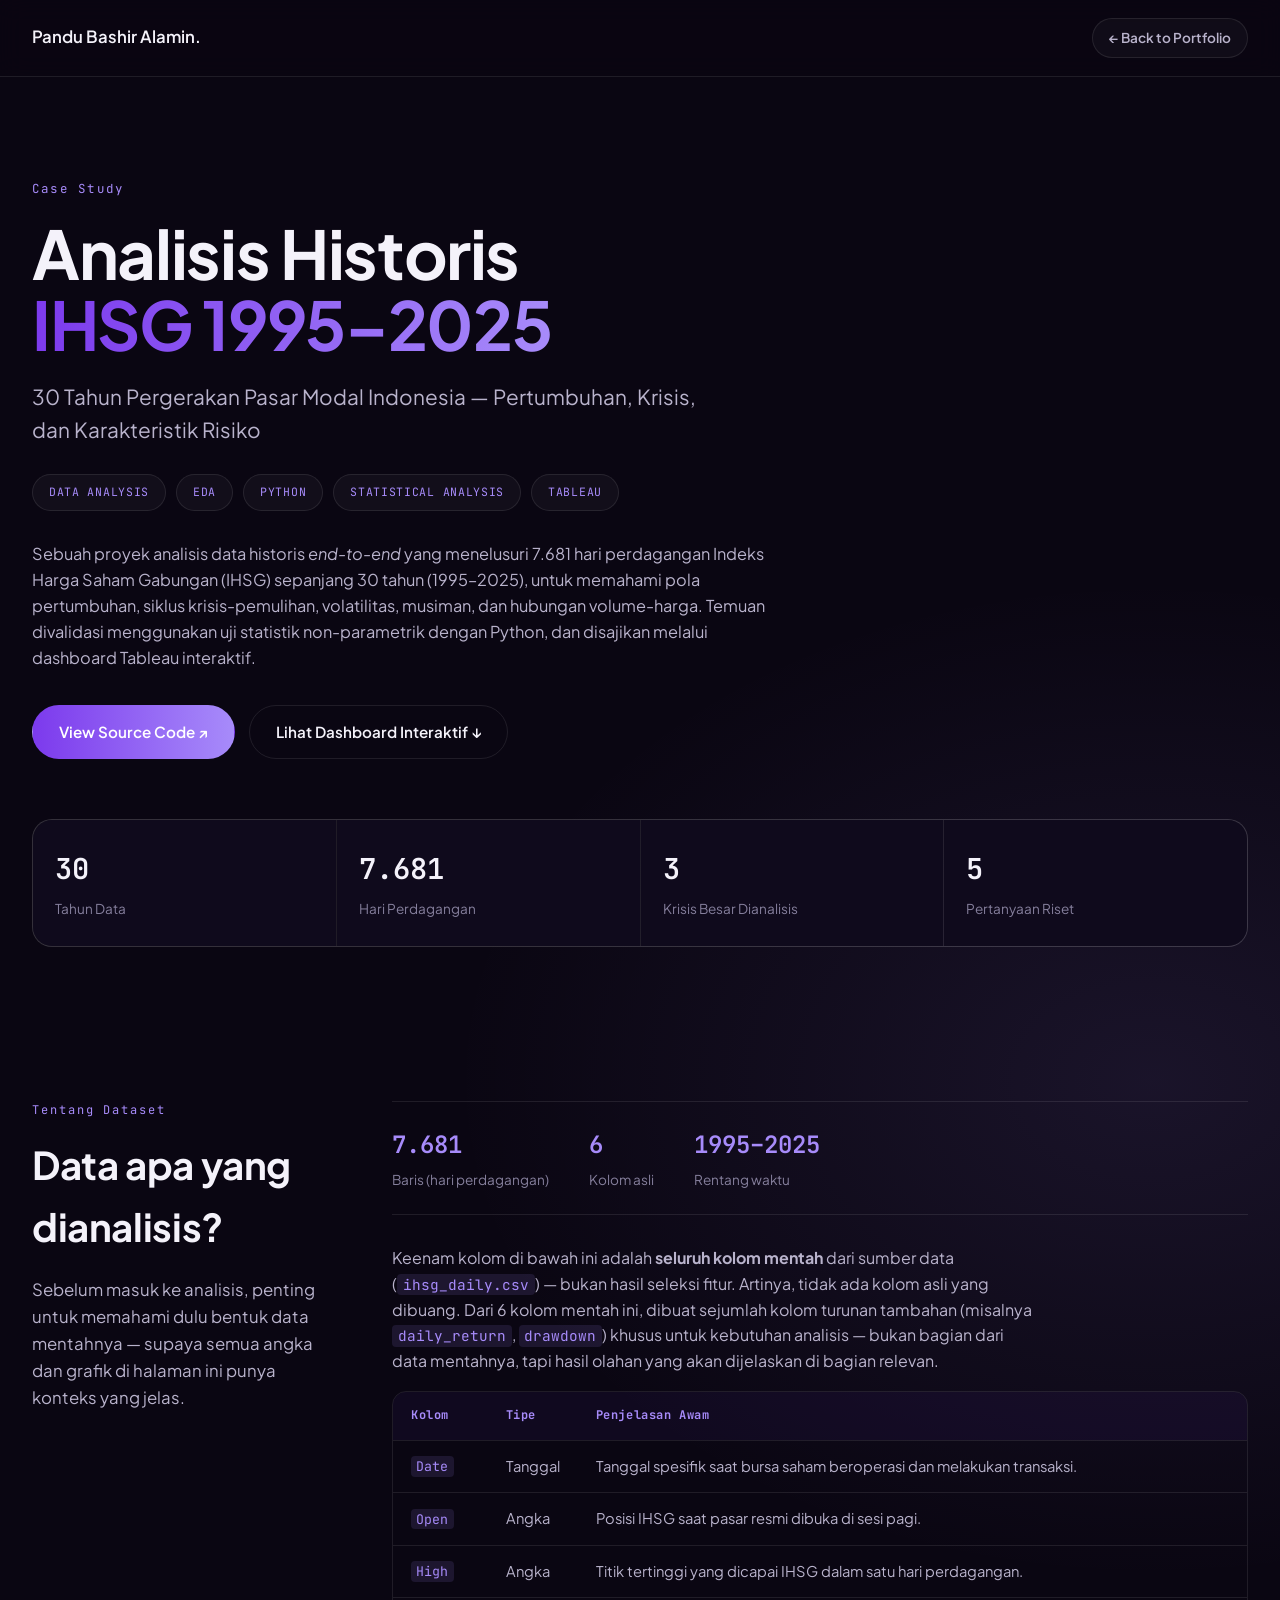
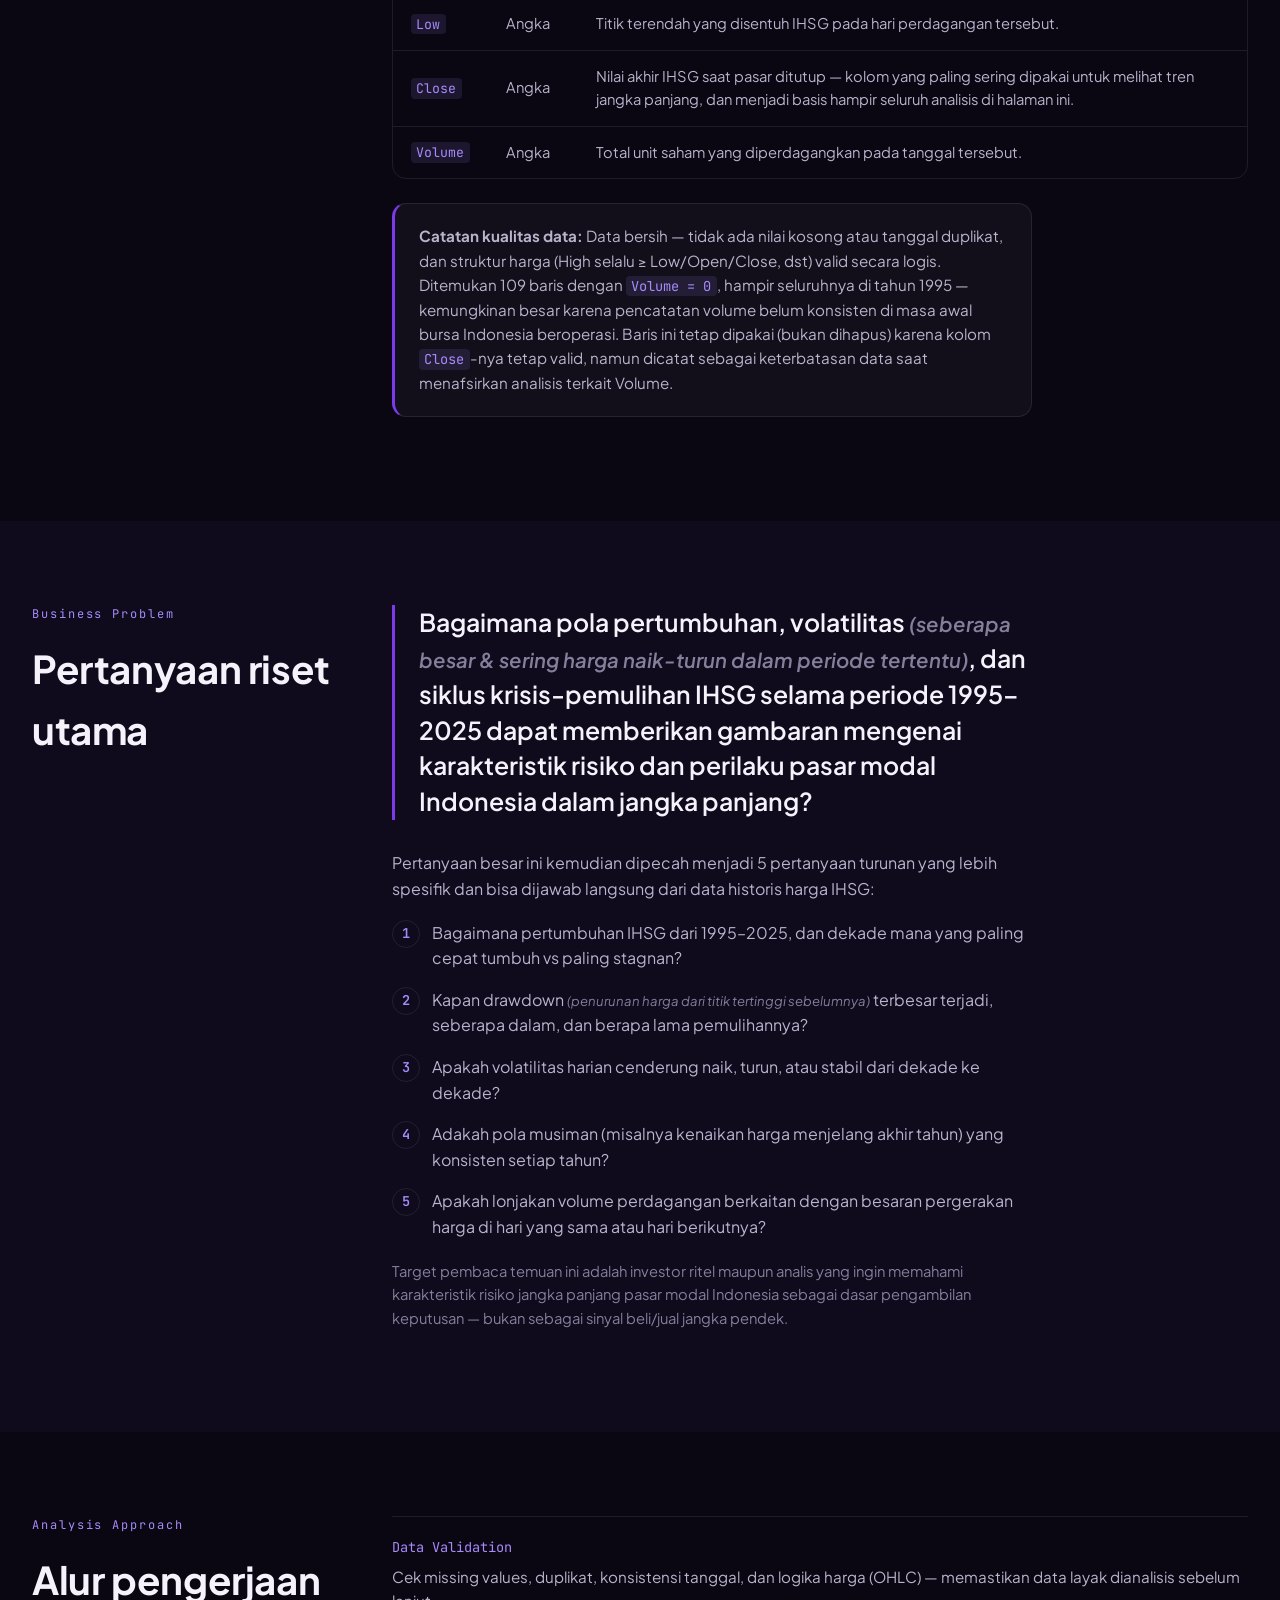
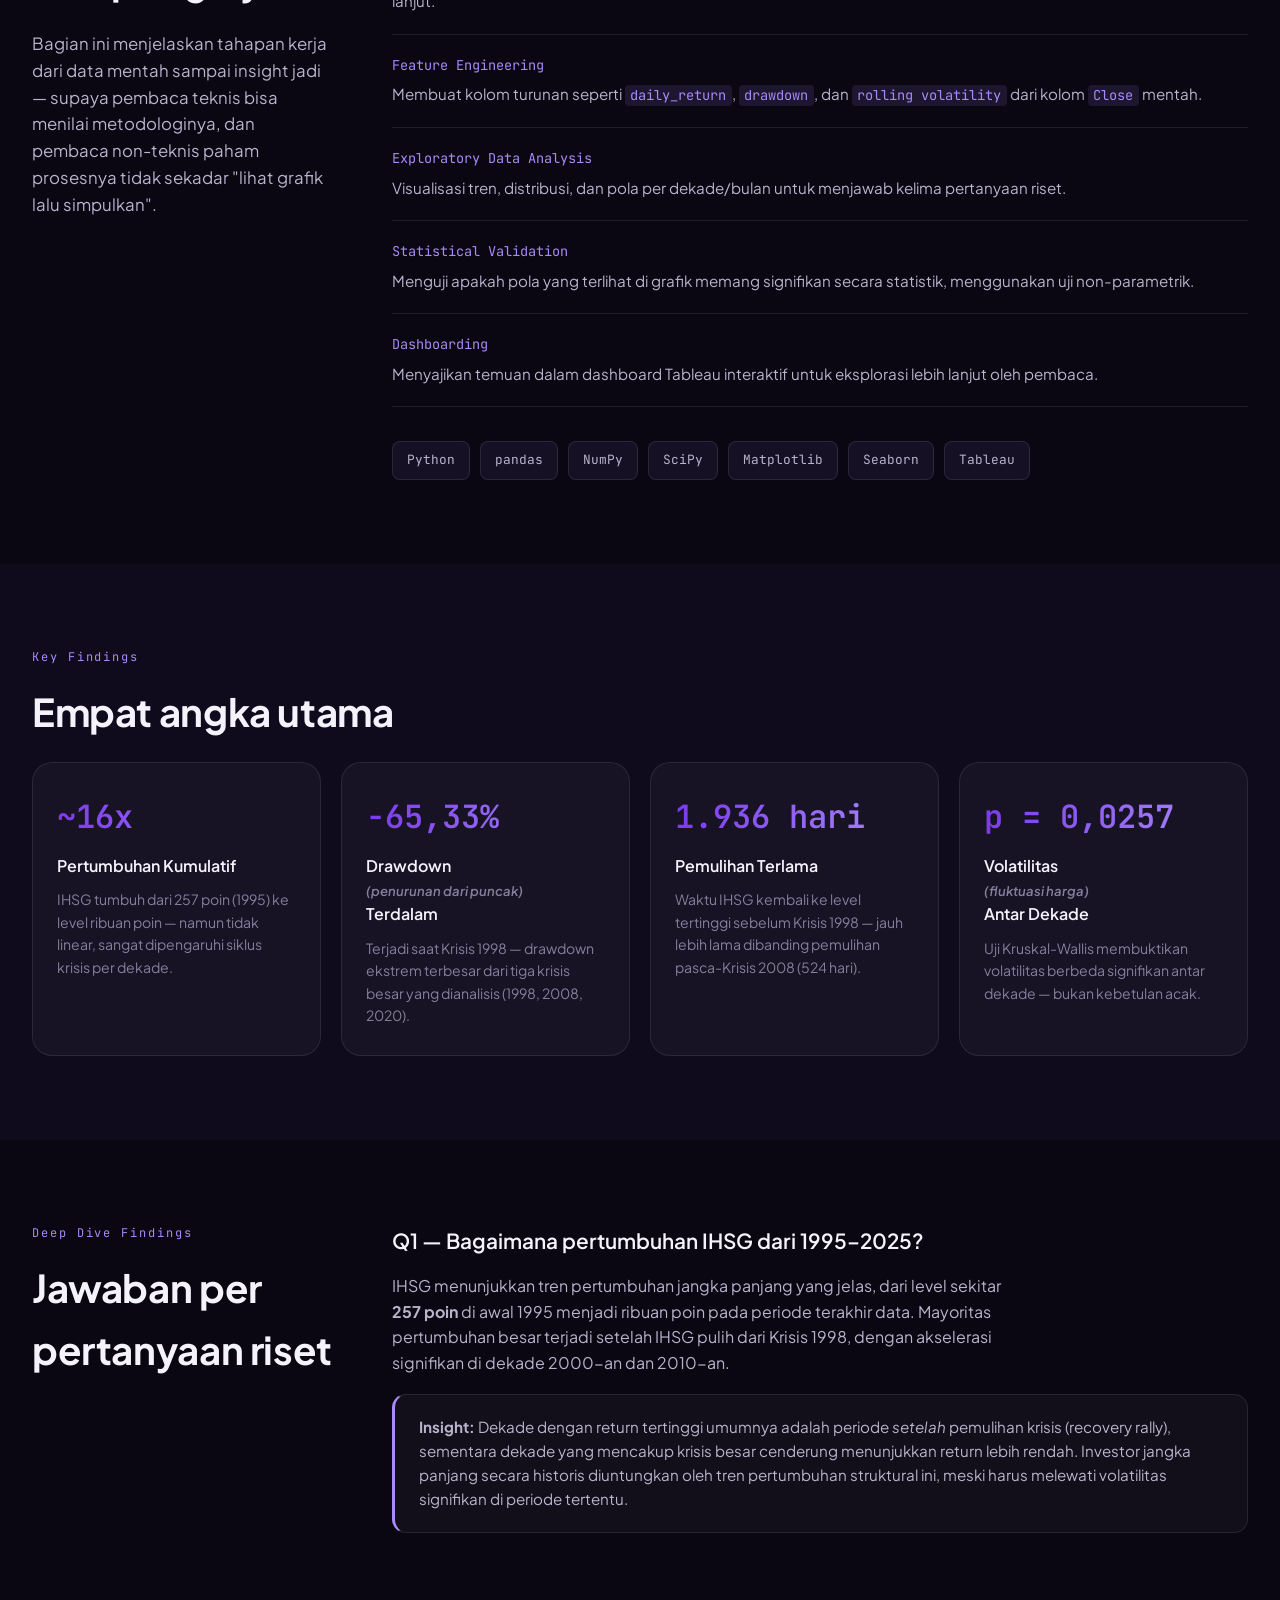
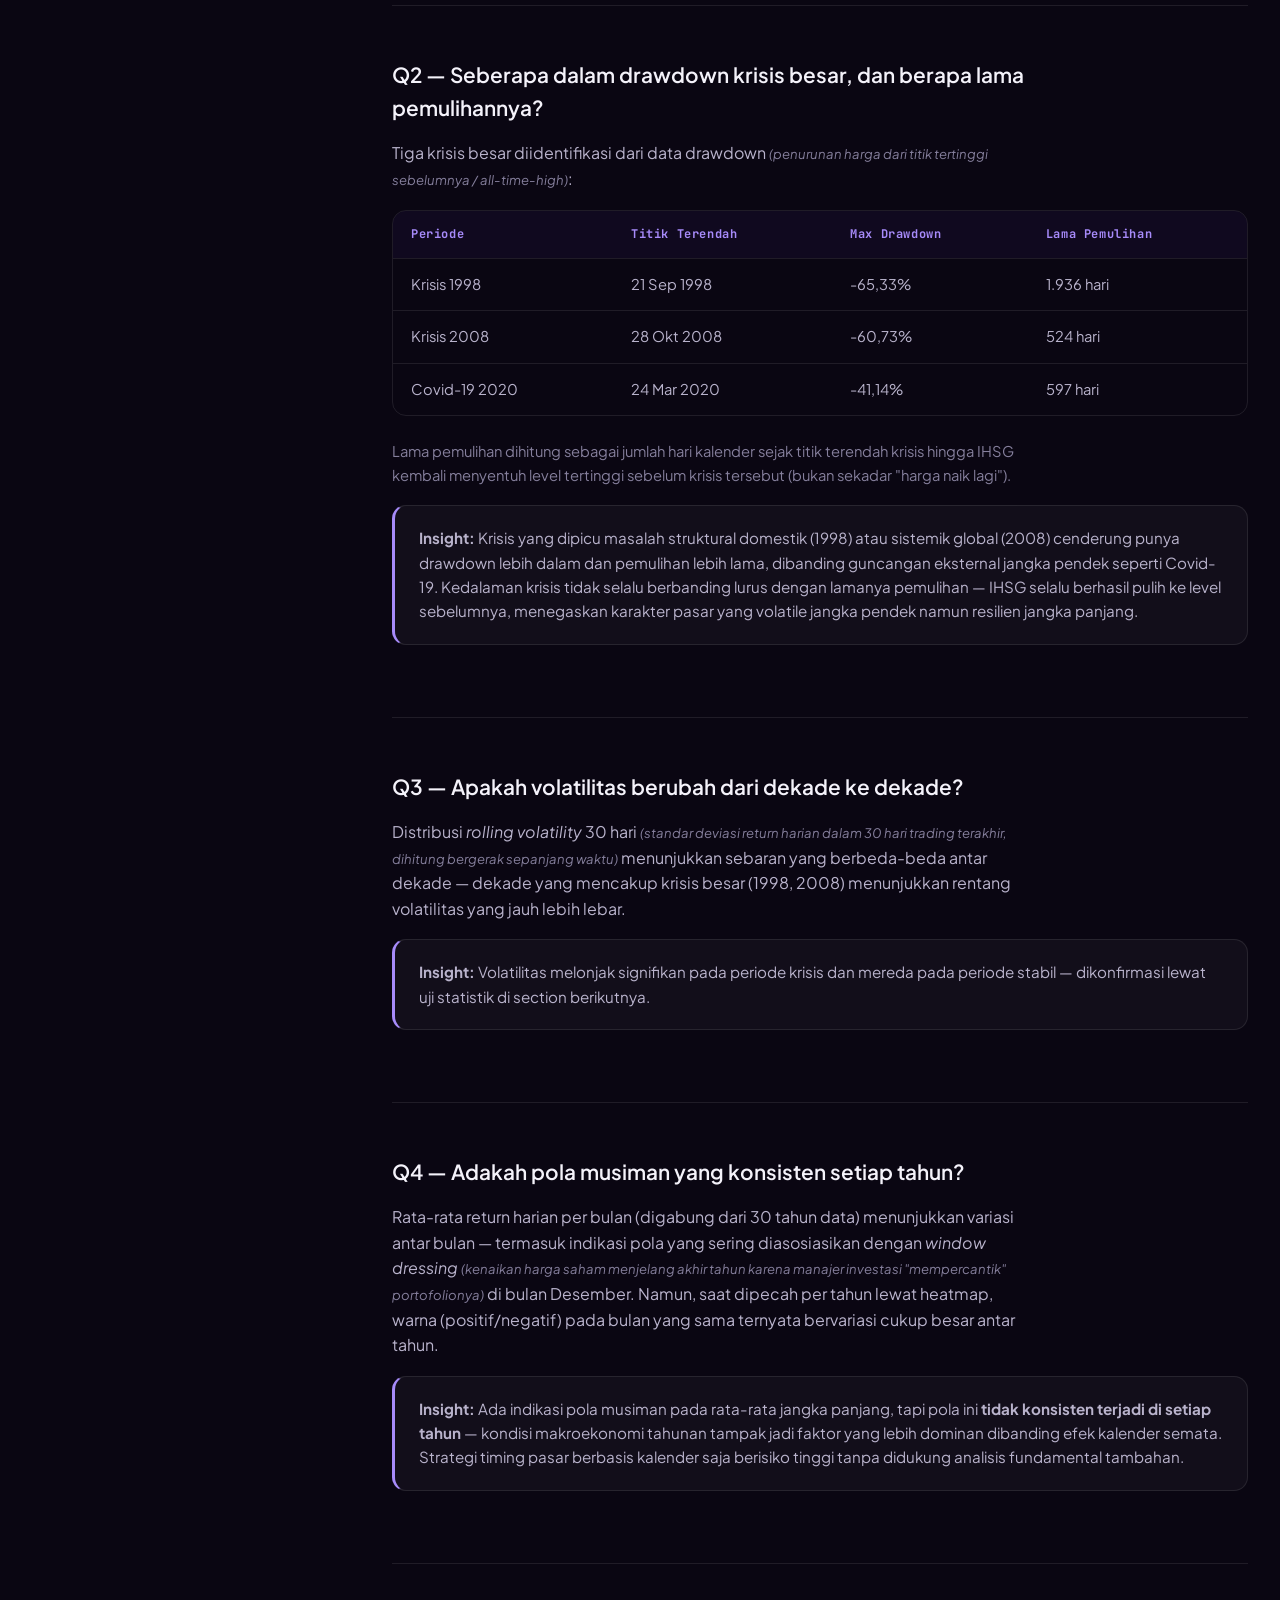
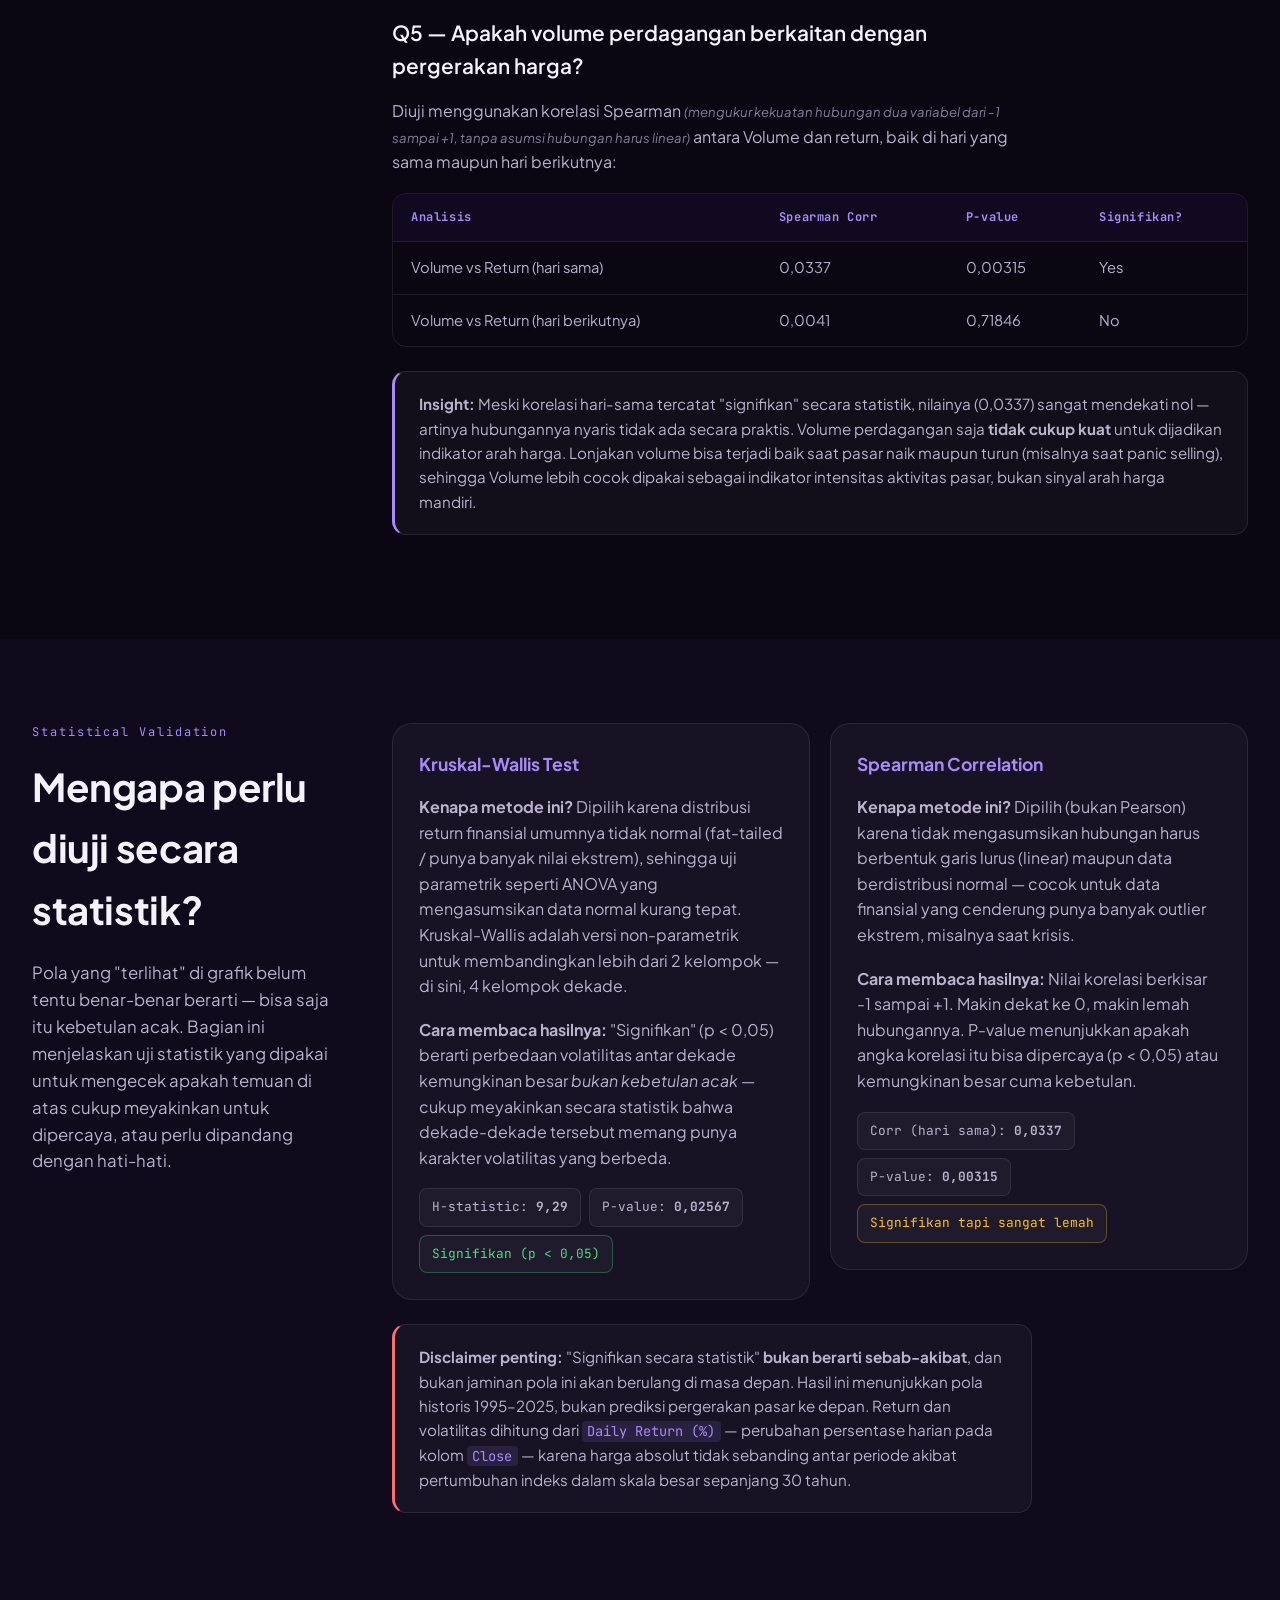
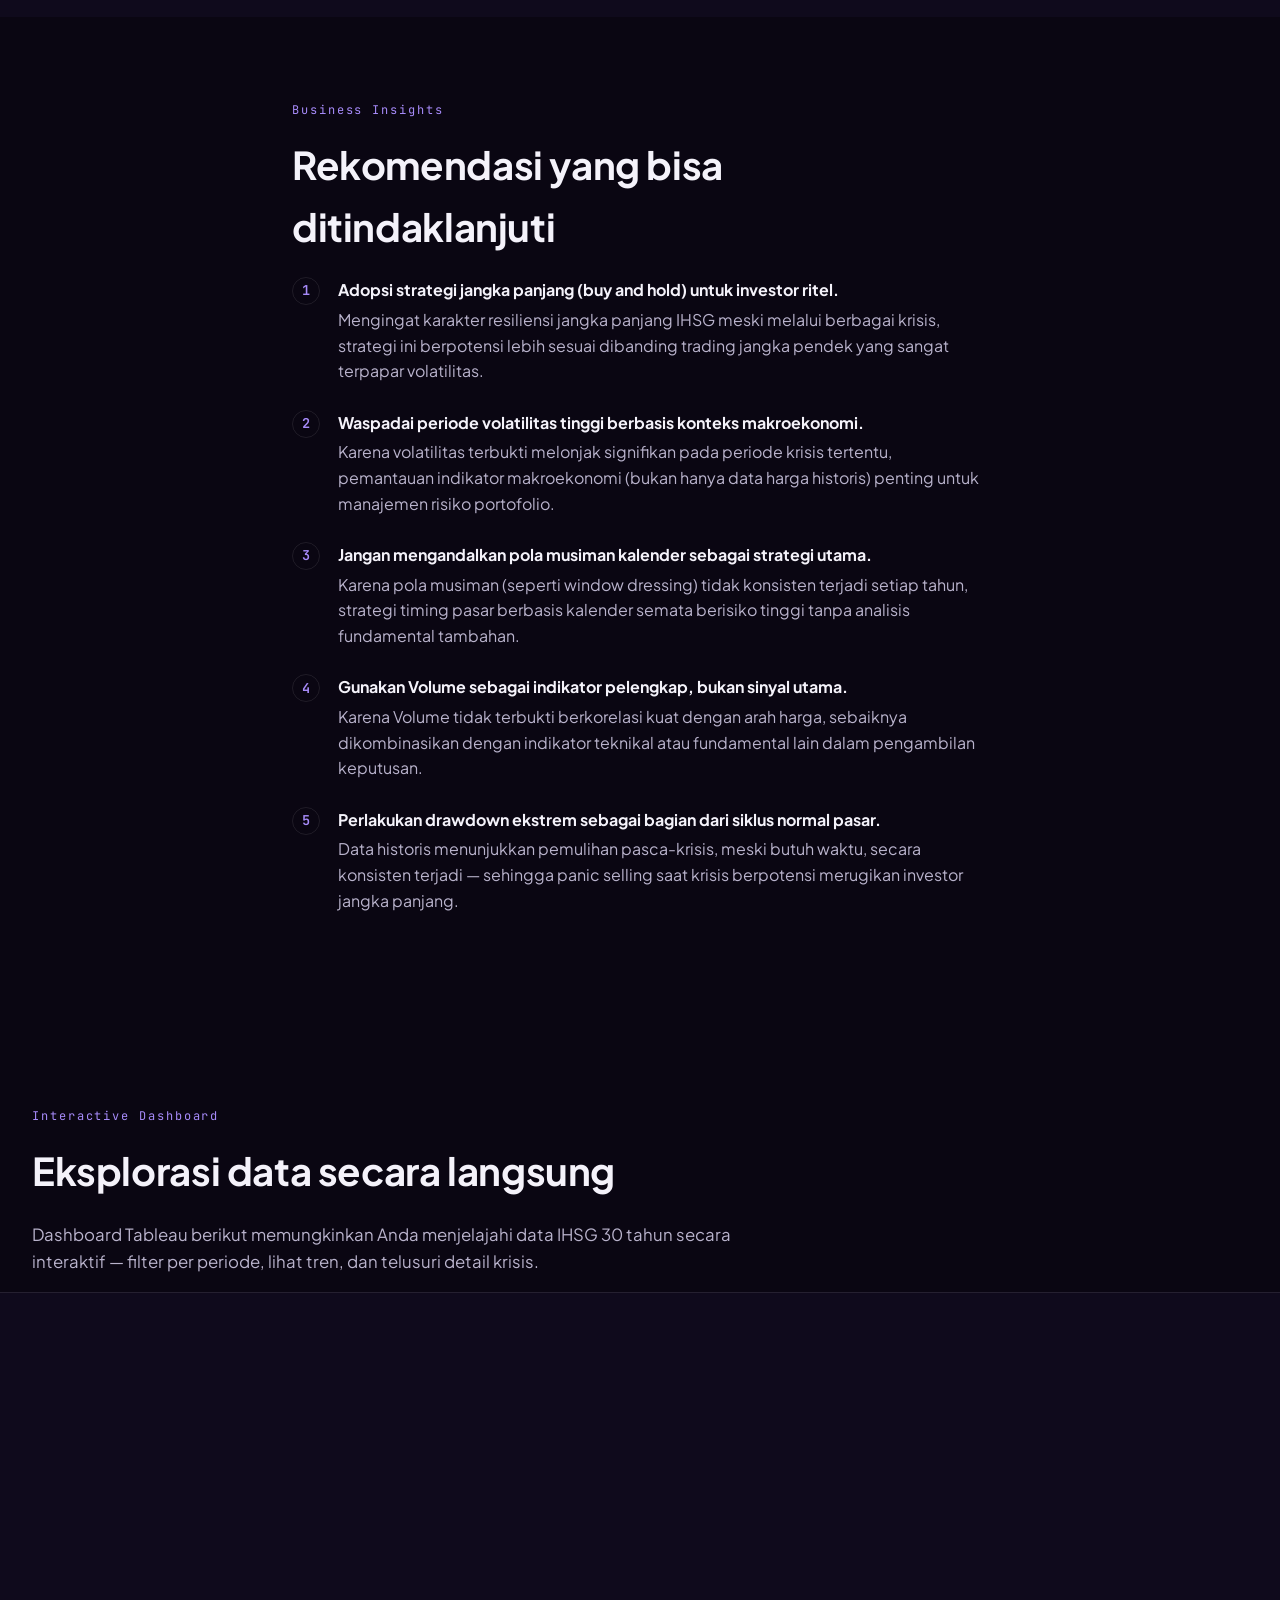
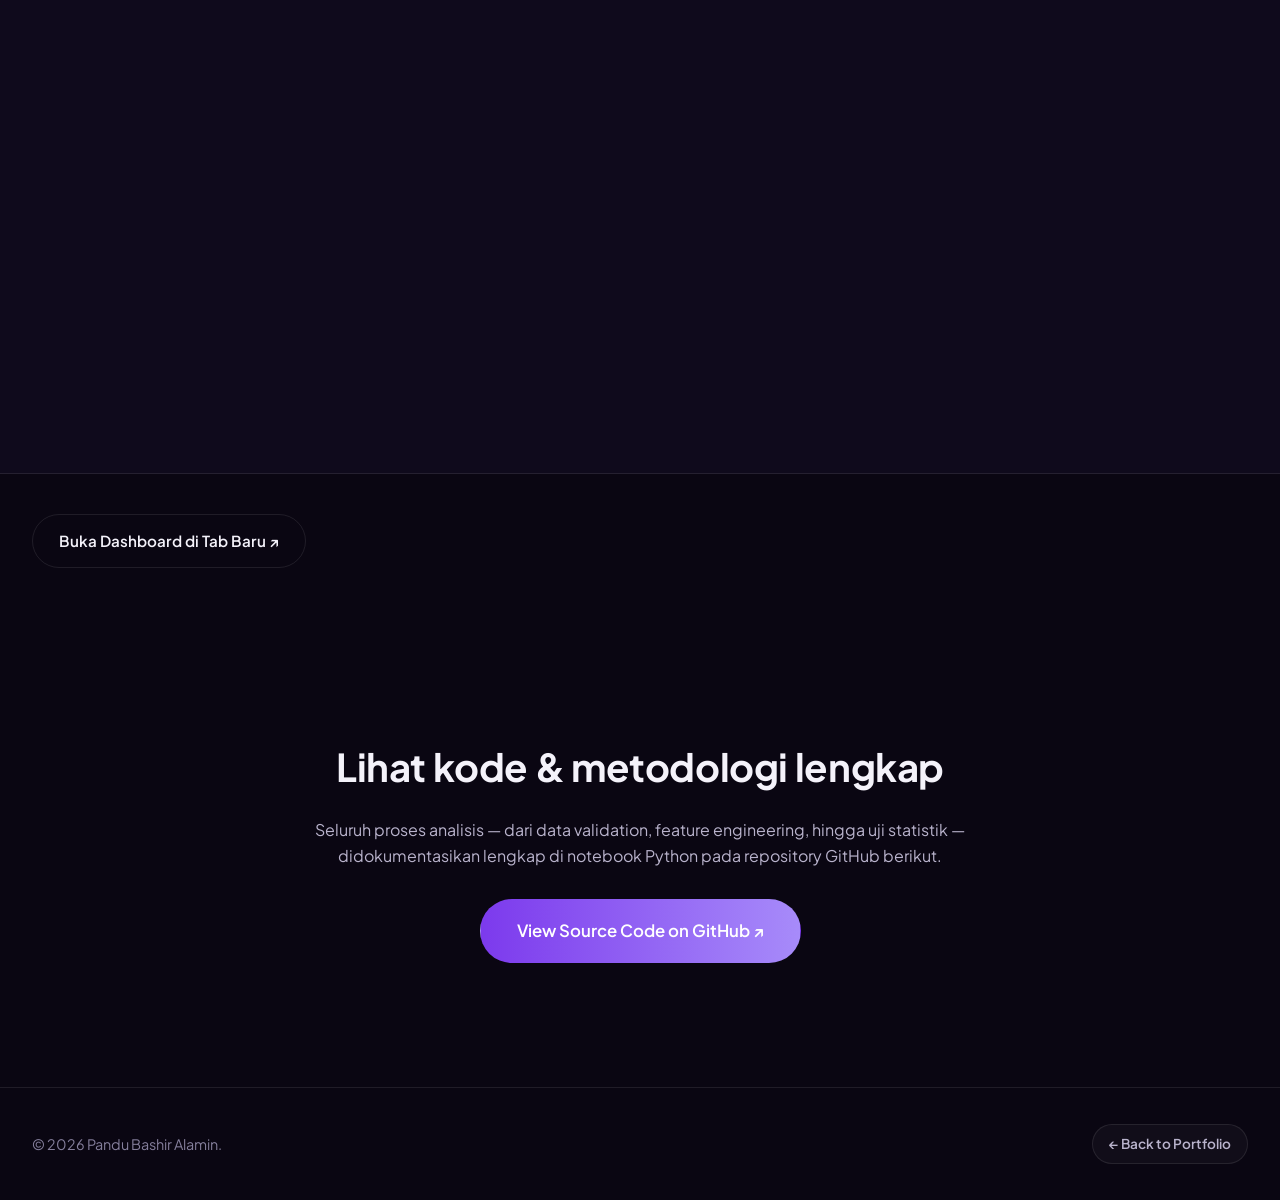
<file: index .html>
<!DOCTYPE html>
<html lang="id">
<head>
<meta charset="UTF-8">
<meta name="viewport" content="width=device-width, initial-scale=1.0">
<title>Analisis Historis IHSG (1995–2025) — Case Study | Pandu Bashir Alamin</title>
<meta name="description" content="Analisis 30 tahun data historis IHSG: pertumbuhan, krisis, volatilitas, musiman, dan volume perdagangan. EDA & statistical validation dengan Python.">
<link rel="preconnect" href="https://fonts.googleapis.com">
<link rel="preconnect" href="https://fonts.gstatic.com" crossorigin>
<link href="https://fonts.googleapis.com/css2?family=Plus+Jakarta+Sans:wght@400;500;600;700;800&family=JetBrains+Mono:wght@400;500;600&display=swap" rel="stylesheet">
<link rel="stylesheet" href="style.css">
</head>
<body>

<header class="site-header">
  <div class="site-header__inner">
    <span class="site-header__name">Pandu Bashir Alamin.</span>
    <a href="https://www.pandubashir.my.id/" class="btn btn--ghost btn--small">← Back to Portfolio</a>
  </div>
</header>

<main>

  <!-- ============ HERO ============ -->
  <section class="hero">
    <div class="container">
      <p class="eyebrow">Case Study</p>
      <h1 class="hero__title">
        Analisis Historis<br><span class="text-gradient">IHSG 1995–2025</span>
      </h1>
      <p class="hero__subtitle">30 Tahun Pergerakan Pasar Modal Indonesia — Pertumbuhan, Krisis, dan Karakteristik Risiko</p>

      <div class="tag-list">
        <span class="tag">DATA ANALYSIS</span>
        <span class="tag">EDA</span>
        <span class="tag">PYTHON</span>
        <span class="tag">STATISTICAL ANALYSIS</span>
        <span class="tag">TABLEAU</span>
      </div>

      <p class="hero__desc">
        Sebuah proyek analisis data historis <em>end-to-end</em> yang menelusuri 7.681 hari perdagangan Indeks Harga Saham Gabungan (IHSG) sepanjang 30 tahun (1995–2025), untuk memahami pola pertumbuhan, siklus krisis-pemulihan, volatilitas, musiman, dan hubungan volume-harga. Temuan divalidasi menggunakan uji statistik non-parametrik dengan Python, dan disajikan melalui dashboard Tableau interaktif.
      </p>

      <div class="hero__actions">
        <a href="https://github.com/pandubashir/IHSG-historical-market-analysis" target="_blank" rel="noopener" class="btn btn--primary">View Source Code ↗</a>
        <a href="#dashboard" class="btn btn--outline">Lihat Dashboard Interaktif ↓</a>
      </div>

      <div class="hero__stats">
        <div class="hero__stat">
          <span class="stat-num">30</span>
          <span class="stat-label">Tahun Data</span>
        </div>
        <div class="hero__stat">
          <span class="stat-num">7.681</span>
          <span class="stat-label">Hari Perdagangan</span>
        </div>
        <div class="hero__stat">
          <span class="stat-num">3</span>
          <span class="stat-label">Krisis Besar Dianalisis</span>
        </div>
        <div class="hero__stat">
          <span class="stat-num">5</span>
          <span class="stat-label">Pertanyaan Riset</span>
        </div>
      </div>
    </div>
  </section>

  <!-- ============ TENTANG DATASET ============ -->
  <section class="section">
    <div class="container">
    <div class="split">
      <div class="split__label">
        <p class="section-eyebrow">Tentang Dataset</p>
        <h2 class="section-title">Data apa yang dianalisis?</h2>
        <p class="section-lead">
          Sebelum masuk ke analisis, penting untuk memahami dulu bentuk data mentahnya — supaya semua angka dan grafik di halaman ini punya konteks yang jelas.
        </p>
      </div>
      <div class="split__content">
      <div class="dataset-meta">
        <div class="dataset-meta__item">
          <span class="dataset-meta__num">7.681</span>
          <span class="dataset-meta__label">Baris (hari perdagangan)</span>
        </div>
        <div class="dataset-meta__item">
          <span class="dataset-meta__num">6</span>
          <span class="dataset-meta__label">Kolom asli</span>
        </div>
        <div class="dataset-meta__item">
          <span class="dataset-meta__num">1995–2025</span>
          <span class="dataset-meta__label">Rentang waktu</span>
        </div>
      </div>

      <p class="body-text">
        Keenam kolom di bawah ini adalah <strong>seluruh kolom mentah</strong> dari sumber data (<code>ihsg_daily.csv</code>) — bukan hasil seleksi fitur. Artinya, tidak ada kolom asli yang dibuang. Dari 6 kolom mentah ini, dibuat sejumlah kolom turunan tambahan (misalnya <code>daily_return</code>, <code>drawdown</code>) khusus untuk kebutuhan analisis — bukan bagian dari data mentahnya, tapi hasil olahan yang akan dijelaskan di bagian relevan.
      </p>

      <div class="table-wrap">
        <table class="data-table">
          <thead>
            <tr><th>Kolom</th><th>Tipe</th><th>Penjelasan Awam</th></tr>
          </thead>
          <tbody>
            <tr><td><code>Date</code></td><td>Tanggal</td><td>Tanggal spesifik saat bursa saham beroperasi dan melakukan transaksi.</td></tr>
            <tr><td><code>Open</code></td><td>Angka</td><td>Posisi IHSG saat pasar resmi dibuka di sesi pagi.</td></tr>
            <tr><td><code>High</code></td><td>Angka</td><td>Titik tertinggi yang dicapai IHSG dalam satu hari perdagangan.</td></tr>
            <tr><td><code>Low</code></td><td>Angka</td><td>Titik terendah yang disentuh IHSG pada hari perdagangan tersebut.</td></tr>
            <tr><td><code>Close</code></td><td>Angka</td><td>Nilai akhir IHSG saat pasar ditutup — kolom yang paling sering dipakai untuk melihat tren jangka panjang, dan menjadi basis hampir seluruh analisis di halaman ini.</td></tr>
            <tr><td><code>Volume</code></td><td>Angka</td><td>Total unit saham yang diperdagangkan pada tanggal tersebut.</td></tr>
          </tbody>
        </table>
      </div>

      <div class="callout">
        <strong>Catatan kualitas data:</strong> Data bersih — tidak ada nilai kosong atau tanggal duplikat, dan struktur harga (High selalu ≥ Low/Open/Close, dst) valid secara logis. Ditemukan 109 baris dengan <code>Volume = 0</code>, hampir seluruhnya di tahun 1995 — kemungkinan besar karena pencatatan volume belum konsisten di masa awal bursa Indonesia beroperasi. Baris ini tetap dipakai (bukan dihapus) karena kolom <code>Close</code>-nya tetap valid, namun dicatat sebagai keterbatasan data saat menafsirkan analisis terkait Volume.
      </div>
      </div>
    </div>
    </div>
  </section>

  <!-- ============ BUSINESS PROBLEM ============ -->
  <section class="section section--alt">
    <div class="container">
    <div class="split">
      <div class="split__label">
      <p class="section-eyebrow">Business Problem</p>
      <h2 class="section-title">Pertanyaan riset utama</h2>
      </div>
      <div class="split__content">
      <blockquote class="pull-quote">
        Bagaimana pola pertumbuhan, volatilitas <span class="term">(seberapa besar &amp; sering harga naik-turun dalam periode tertentu)</span>, dan siklus krisis-pemulihan IHSG selama periode 1995–2025 dapat memberikan gambaran mengenai karakteristik risiko dan perilaku pasar modal Indonesia dalam jangka panjang?
      </blockquote>
      <p class="body-text">
        Pertanyaan besar ini kemudian dipecah menjadi 5 pertanyaan turunan yang lebih spesifik dan bisa dijawab langsung dari data historis harga IHSG:
      </p>
      <ol class="numbered-list">
        <li>Bagaimana pertumbuhan IHSG dari 1995–2025, dan dekade mana yang paling cepat tumbuh vs paling stagnan?</li>
        <li>Kapan drawdown <span class="term">(penurunan harga dari titik tertinggi sebelumnya)</span> terbesar terjadi, seberapa dalam, dan berapa lama pemulihannya?</li>
        <li>Apakah volatilitas harian cenderung naik, turun, atau stabil dari dekade ke dekade?</li>
        <li>Adakah pola musiman (misalnya kenaikan harga menjelang akhir tahun) yang konsisten setiap tahun?</li>
        <li>Apakah lonjakan volume perdagangan berkaitan dengan besaran pergerakan harga di hari yang sama atau hari berikutnya?</li>
      </ol>
      <p class="body-text muted">
        Target pembaca temuan ini adalah investor ritel maupun analis yang ingin memahami karakteristik risiko jangka panjang pasar modal Indonesia sebagai dasar pengambilan keputusan — bukan sebagai sinyal beli/jual jangka pendek.
      </p>
      </div>
    </div>
    </div>
  </section>

  <!-- ============ ANALYSIS APPROACH ============ -->
  <section class="section">
    <div class="container">
    <div class="split">
      <div class="split__label">
      <p class="section-eyebrow">Analysis Approach</p>
      <h2 class="section-title">Alur pengerjaan</h2>
      <p class="section-lead">Bagian ini menjelaskan tahapan kerja dari data mentah sampai insight jadi — supaya pembaca teknis bisa menilai metodologinya, dan pembaca non-teknis paham prosesnya tidak sekadar "lihat grafik lalu simpulkan".</p>
      </div>
      <div class="split__content">
      <div class="flow">
        <div class="flow__step">
          <span class="flow__num">Data Validation</span>
          <p>Cek missing values, duplikat, konsistensi tanggal, dan logika harga (OHLC) — memastikan data layak dianalisis sebelum lanjut.</p>
        </div>
        <div class="flow__step">
          <span class="flow__num">Feature Engineering</span>
          <p>Membuat kolom turunan seperti <code>daily_return</code>, <code>drawdown</code>, dan <code>rolling volatility</code> dari kolom <code>Close</code> mentah.</p>
        </div>
        <div class="flow__step">
          <span class="flow__num">Exploratory Data Analysis</span>
          <p>Visualisasi tren, distribusi, dan pola per dekade/bulan untuk menjawab kelima pertanyaan riset.</p>
        </div>
        <div class="flow__step">
          <span class="flow__num">Statistical Validation</span>
          <p>Menguji apakah pola yang terlihat di grafik memang signifikan secara statistik, menggunakan uji non-parametrik.</p>
        </div>
        <div class="flow__step">
          <span class="flow__num">Dashboarding</span>
          <p>Menyajikan temuan dalam dashboard Tableau interaktif untuk eksplorasi lebih lanjut oleh pembaca.</p>
        </div>
      </div>

      <div class="tools-row">
        <span class="tool-chip">Python</span>
        <span class="tool-chip">pandas</span>
        <span class="tool-chip">NumPy</span>
        <span class="tool-chip">SciPy</span>
        <span class="tool-chip">Matplotlib</span>
        <span class="tool-chip">Seaborn</span>
        <span class="tool-chip">Tableau</span>
      </div>
      </div>
    </div>
    </div>
  </section>

  <!-- ============ KEY FINDINGS ============ -->
  <section class="section section--alt">
    <div class="container">
      <p class="section-eyebrow">Key Findings</p>
      <h2 class="section-title">Empat angka utama</h2>

      <div class="bento">
        <div class="bento__card">
          <span class="bento__value">~16x</span>
          <span class="bento__label">Pertumbuhan Kumulatif</span>
          <p class="bento__desc">IHSG tumbuh dari 257 poin (1995) ke level ribuan poin — namun tidak linear, sangat dipengaruhi siklus krisis per dekade.</p>
        </div>
        <div class="bento__card">
          <span class="bento__value">-65,33%</span>
          <span class="bento__label">Drawdown <span class="term">(penurunan dari puncak)</span> Terdalam</span>
          <p class="bento__desc">Terjadi saat Krisis 1998 — drawdown ekstrem terbesar dari tiga krisis besar yang dianalisis (1998, 2008, 2020).</p>
        </div>
        <div class="bento__card">
          <span class="bento__value">1.936 hari</span>
          <span class="bento__label">Pemulihan Terlama</span>
          <p class="bento__desc">Waktu IHSG kembali ke level tertinggi sebelum Krisis 1998 — jauh lebih lama dibanding pemulihan pasca-Krisis 2008 (524 hari).</p>
        </div>
        <div class="bento__card">
          <span class="bento__value">p = 0,0257</span>
          <span class="bento__label">Volatilitas <span class="term">(fluktuasi harga)</span> Antar Dekade</span>
          <p class="bento__desc">Uji Kruskal-Wallis membuktikan volatilitas berbeda signifikan antar dekade — bukan kebetulan acak.</p>
        </div>
      </div>
    </div>
  </section>

  <!-- ============ DEEP DIVE ============ -->
  <section class="section">
    <div class="container">
    <div class="split">
      <div class="split__label">
      <p class="section-eyebrow">Deep Dive Findings</p>
      <h2 class="section-title">Jawaban per pertanyaan riset</h2>
      </div>
      <div class="split__content">

      <!-- Q1 -->
      <article class="finding">
        <h3 class="finding__q">Q1 — Bagaimana pertumbuhan IHSG dari 1995–2025?</h3>
        <p class="body-text">IHSG menunjukkan tren pertumbuhan jangka panjang yang jelas, dari level sekitar <strong>257 poin</strong> di awal 1995 menjadi ribuan poin pada periode terakhir data. Mayoritas pertumbuhan besar terjadi setelah IHSG pulih dari Krisis 1998, dengan akselerasi signifikan di dekade 2000-an dan 2010-an.</p>
        <div class="callout callout--insight">
          <strong>Insight:</strong> Dekade dengan return tertinggi umumnya adalah periode <em>setelah</em> pemulihan krisis (recovery rally), sementara dekade yang mencakup krisis besar cenderung menunjukkan return lebih rendah. Investor jangka panjang secara historis diuntungkan oleh tren pertumbuhan struktural ini, meski harus melewati volatilitas signifikan di periode tertentu.
        </div>
      </article>

      <!-- Q2 -->
      <article class="finding">
        <h3 class="finding__q">Q2 — Seberapa dalam drawdown krisis besar, dan berapa lama pemulihannya?</h3>
        <p class="body-text">Tiga krisis besar diidentifikasi dari data drawdown <span class="term">(penurunan harga dari titik tertinggi sebelumnya / all-time-high)</span>:</p>

        <div class="table-wrap">
          <table class="data-table">
            <thead>
              <tr><th>Periode</th><th>Titik Terendah</th><th>Max Drawdown</th><th>Lama Pemulihan</th></tr>
            </thead>
            <tbody>
              <tr><td>Krisis 1998</td><td>21 Sep 1998</td><td>-65,33%</td><td>1.936 hari</td></tr>
              <tr><td>Krisis 2008</td><td>28 Okt 2008</td><td>-60,73%</td><td>524 hari</td></tr>
              <tr><td>Covid-19 2020</td><td>24 Mar 2020</td><td>-41,14%</td><td>597 hari</td></tr>
            </tbody>
          </table>
        </div>
        <p class="body-text muted">Lama pemulihan dihitung sebagai jumlah hari kalender sejak titik terendah krisis hingga IHSG kembali menyentuh level tertinggi sebelum krisis tersebut (bukan sekadar "harga naik lagi").</p>
        <div class="callout callout--insight">
          <strong>Insight:</strong> Krisis yang dipicu masalah struktural domestik (1998) atau sistemik global (2008) cenderung punya drawdown lebih dalam dan pemulihan lebih lama, dibanding guncangan eksternal jangka pendek seperti Covid-19. Kedalaman krisis tidak selalu berbanding lurus dengan lamanya pemulihan — IHSG selalu berhasil pulih ke level sebelumnya, menegaskan karakter pasar yang volatile jangka pendek namun resilien jangka panjang.
        </div>
      </article>

      <!-- Q3 -->
      <article class="finding">
        <h3 class="finding__q">Q3 — Apakah volatilitas berubah dari dekade ke dekade?</h3>
        <p class="body-text">Distribusi <em>rolling volatility</em> 30 hari <span class="term">(standar deviasi return harian dalam 30 hari trading terakhir, dihitung bergerak sepanjang waktu)</span> menunjukkan sebaran yang berbeda-beda antar dekade — dekade yang mencakup krisis besar (1998, 2008) menunjukkan rentang volatilitas yang jauh lebih lebar.</p>
        <div class="callout callout--insight">
          <strong>Insight:</strong> Volatilitas melonjak signifikan pada periode krisis dan mereda pada periode stabil — dikonfirmasi lewat uji statistik di section berikutnya.
        </div>
      </article>

      <!-- Q4 -->
      <article class="finding">
        <h3 class="finding__q">Q4 — Adakah pola musiman yang konsisten setiap tahun?</h3>
        <p class="body-text">Rata-rata return harian per bulan (digabung dari 30 tahun data) menunjukkan variasi antar bulan — termasuk indikasi pola yang sering diasosiasikan dengan <em>window dressing</em> <span class="term">(kenaikan harga saham menjelang akhir tahun karena manajer investasi "mempercantik" portofolionya)</span> di bulan Desember. Namun, saat dipecah per tahun lewat heatmap, warna (positif/negatif) pada bulan yang sama ternyata bervariasi cukup besar antar tahun.</p>
        <div class="callout callout--insight">
          <strong>Insight:</strong> Ada indikasi pola musiman pada rata-rata jangka panjang, tapi pola ini <strong>tidak konsisten terjadi di setiap tahun</strong> — kondisi makroekonomi tahunan tampak jadi faktor yang lebih dominan dibanding efek kalender semata. Strategi timing pasar berbasis kalender saja berisiko tinggi tanpa didukung analisis fundamental tambahan.
        </div>
      </article>

      <!-- Q5 -->
      <article class="finding">
        <h3 class="finding__q">Q5 — Apakah volume perdagangan berkaitan dengan pergerakan harga?</h3>
        <p class="body-text">Diuji menggunakan korelasi Spearman <span class="term">(mengukur kekuatan hubungan dua variabel dari -1 sampai +1, tanpa asumsi hubungan harus linear)</span> antara Volume dan return, baik di hari yang sama maupun hari berikutnya:</p>

        <div class="table-wrap">
          <table class="data-table">
            <thead>
              <tr><th>Analisis</th><th>Spearman Corr</th><th>P-value</th><th>Signifikan?</th></tr>
            </thead>
            <tbody>
              <tr><td>Volume vs Return (hari sama)</td><td>0,0337</td><td>0,00315</td><td>Yes</td></tr>
              <tr><td>Volume vs Return (hari berikutnya)</td><td>0,0041</td><td>0,71846</td><td>No</td></tr>
            </tbody>
          </table>
        </div>
        <div class="callout callout--insight">
          <strong>Insight:</strong> Meski korelasi hari-sama tercatat "signifikan" secara statistik, nilainya (0,0337) sangat mendekati nol — artinya hubungannya nyaris tidak ada secara praktis. Volume perdagangan saja <strong>tidak cukup kuat</strong> untuk dijadikan indikator arah harga. Lonjakan volume bisa terjadi baik saat pasar naik maupun turun (misalnya saat panic selling), sehingga Volume lebih cocok dipakai sebagai indikator intensitas aktivitas pasar, bukan sinyal arah harga mandiri.
        </div>
      </article>
      </div>
    </div>
    </div>
  </section>

  <!-- ============ STATISTICAL VALIDATION ============ -->
  <section class="section section--alt">
    <div class="container">
    <div class="split">
      <div class="split__label">
      <p class="section-eyebrow">Statistical Validation</p>
      <h2 class="section-title">Mengapa perlu diuji secara statistik?</h2>
      <p class="section-lead">
        Pola yang "terlihat" di grafik belum tentu benar-benar berarti — bisa saja itu kebetulan acak. Bagian ini menjelaskan uji statistik yang dipakai untuk mengecek apakah temuan di atas cukup meyakinkan untuk dipercaya, atau perlu dipandang dengan hati-hati.
      </p>
      </div>
      <div class="split__content">
      <div class="method-grid">
        <div class="method-card">
          <h3>Kruskal-Wallis Test</h3>
          <p class="body-text"><strong>Kenapa metode ini?</strong> Dipilih karena distribusi return finansial umumnya tidak normal (fat-tailed / punya banyak nilai ekstrem), sehingga uji parametrik seperti ANOVA yang mengasumsikan data normal kurang tepat. Kruskal-Wallis adalah versi non-parametrik untuk membandingkan lebih dari 2 kelompok — di sini, 4 kelompok dekade.</p>
          <p class="body-text"><strong>Cara membaca hasilnya:</strong> "Signifikan" (p &lt; 0,05) berarti perbedaan volatilitas antar dekade kemungkinan besar <em>bukan kebetulan acak</em> — cukup meyakinkan secara statistik bahwa dekade-dekade tersebut memang punya karakter volatilitas yang berbeda.</p>
          <div class="stat-row">
            <span class="stat-chip">H-statistic: <strong>9,29</strong></span>
            <span class="stat-chip">P-value: <strong>0,02567</strong></span>
            <span class="stat-chip stat-chip--yes">Signifikan (p &lt; 0,05)</span>
          </div>
        </div>

        <div class="method-card">
          <h3>Spearman Correlation</h3>
          <p class="body-text"><strong>Kenapa metode ini?</strong> Dipilih (bukan Pearson) karena tidak mengasumsikan hubungan harus berbentuk garis lurus (linear) maupun data berdistribusi normal — cocok untuk data finansial yang cenderung punya banyak outlier ekstrem, misalnya saat krisis.</p>
          <p class="body-text"><strong>Cara membaca hasilnya:</strong> Nilai korelasi berkisar -1 sampai +1. Makin dekat ke 0, makin lemah hubungannya. P-value menunjukkan apakah angka korelasi itu bisa dipercaya (p &lt; 0,05) atau kemungkinan besar cuma kebetulan.</p>
          <div class="stat-row">
            <span class="stat-chip">Corr (hari sama): <strong>0,0337</strong></span>
            <span class="stat-chip">P-value: <strong>0,00315</strong></span>
            <span class="stat-chip stat-chip--weak">Signifikan tapi sangat lemah</span>
          </div>
        </div>
      </div>

      <div class="callout callout--warning">
        <strong>Disclaimer penting:</strong> "Signifikan secara statistik" <strong>bukan berarti sebab-akibat</strong>, dan bukan jaminan pola ini akan berulang di masa depan. Hasil ini menunjukkan pola historis 1995–2025, bukan prediksi pergerakan pasar ke depan. Return dan volatilitas dihitung dari <code>Daily Return (%)</code> — perubahan persentase harian pada kolom <code>Close</code> — karena harga absolut tidak sebanding antar periode akibat pertumbuhan indeks dalam skala besar sepanjang 30 tahun.
      </div>
    </div>
  </section>

  <!-- ============ BUSINESS INSIGHTS ============ -->
  <section class="section">
    <div class="container container--narrow">
      <p class="section-eyebrow">Business Insights</p>
      <h2 class="section-title">Rekomendasi yang bisa ditindaklanjuti</h2>
      <ol class="numbered-list numbered-list--big">
        <li>
          <strong>Adopsi strategi jangka panjang (buy and hold) untuk investor ritel.</strong>
          Mengingat karakter resiliensi jangka panjang IHSG meski melalui berbagai krisis, strategi ini berpotensi lebih sesuai dibanding trading jangka pendek yang sangat terpapar volatilitas.
        </li>
        <li>
          <strong>Waspadai periode volatilitas tinggi berbasis konteks makroekonomi.</strong>
          Karena volatilitas terbukti melonjak signifikan pada periode krisis tertentu, pemantauan indikator makroekonomi (bukan hanya data harga historis) penting untuk manajemen risiko portofolio.
        </li>
        <li>
          <strong>Jangan mengandalkan pola musiman kalender sebagai strategi utama.</strong>
          Karena pola musiman (seperti window dressing) tidak konsisten terjadi setiap tahun, strategi timing pasar berbasis kalender semata berisiko tinggi tanpa analisis fundamental tambahan.
        </li>
        <li>
          <strong>Gunakan Volume sebagai indikator pelengkap, bukan sinyal utama.</strong>
          Karena Volume tidak terbukti berkorelasi kuat dengan arah harga, sebaiknya dikombinasikan dengan indikator teknikal atau fundamental lain dalam pengambilan keputusan.
        </li>
        <li>
          <strong>Perlakukan drawdown ekstrem sebagai bagian dari siklus normal pasar.</strong>
          Data historis menunjukkan pemulihan pasca-krisis, meski butuh waktu, secara konsisten terjadi — sehingga panic selling saat krisis berpotensi merugikan investor jangka panjang.
        </li>
      </ol>
      </div>
    </div>
    </div>
  </section>

  <!-- ============ DASHBOARD ============ -->
  <section class="section section--dashboard" id="dashboard">
    <div class="container">
      <p class="section-eyebrow">Interactive Dashboard</p>
      <h2 class="section-title">Eksplorasi data secara langsung</h2>
      <p class="section-lead">Dashboard Tableau berikut memungkinkan Anda menjelajahi data IHSG 30 tahun secara interaktif — filter per periode, lihat tren, dan telusuri detail krisis.</p>
    </div>
    <div class="dashboard-embed">
      <iframe
        src="https://public.tableau.com/views/IHSG_Data_Management_Dashboard/IHSGMarketOverview?:showVizHome=no&:embed=true"
        loading="lazy"
        allowfullscreen>
      </iframe>
    </div>
    <div class="container">
      <a href="https://public.tableau.com/app/profile/pandu.bashir/viz/IHSG_Data_Management_Dashboard/IHSGMarketOverview?publish=yes" target="_blank" rel="noopener" class="btn btn--outline">Buka Dashboard di Tab Baru ↗</a>
    </div>
  </section>

  <!-- ============ SOURCE CODE ============ -->
  <section class="section section--cta">
    <div class="container container--narrow center">
      <h2 class="section-title">Lihat kode & metodologi lengkap</h2>
      <p class="body-text">Seluruh proses analisis — dari data validation, feature engineering, hingga uji statistik — didokumentasikan lengkap di notebook Python pada repository GitHub berikut.</p>
      <a href="https://github.com/pandubashir/IHSG-historical-market-analysis" target="_blank" rel="noopener" class="btn btn--primary btn--large">View Source Code on GitHub ↗</a>
    </div>
  </section>

</main>

<footer class="site-footer">
  <div class="container site-footer__inner">
    <span>© 2026 Pandu Bashir Alamin.</span>
    <a href="https://www.pandubashir.my.id/" class="btn btn--ghost btn--small">← Back to Portfolio</a>
  </div>
</footer>

</body>
</html>
</file>
<file: style.css>
/* ============ TOKENS ============ */
:root {
  --bg: #0a0612;
  --bg-alt: #0f0a1c;
  --surface: rgba(255,255,255,0.035);
  --surface-border: rgba(255,255,255,0.09);
  --violet-1: #7c3aed;
  --violet-2: #a78bfa;
  --text-primary: #f4f2fa;
  --text-secondary: #b9b3cc;
  --text-muted: #857f9c;
  --red: #f87171;
  --green: #4ade80;

  --font-display: 'Plus Jakarta Sans', sans-serif;
  --font-body: 'Plus Jakarta Sans', sans-serif;
  --font-mono: 'JetBrains Mono', monospace;

  --radius-lg: 20px;
  --radius-md: 14px;
  --radius-sm: 8px;

  --max-width: 1400px;
  --narrow-width: 760px;
}

* { box-sizing: border-box; }
html {
  scroll-behavior: smooth;
  overflow-x: hidden;
  max-width: 100%;
}

body {
  margin: 0;
  background: var(--bg);
  color: var(--text-primary);
  font-family: var(--font-body);
  line-height: 1.6;
  -webkit-font-smoothing: antialiased;
}

body {
  background-image:
    radial-gradient(ellipse 900px 500px at 15% -5%, rgba(124,58,237,0.18), transparent),
    radial-gradient(ellipse 700px 500px at 90% 10%, rgba(167,139,250,0.10), transparent);
  background-repeat: no-repeat;
}

a { color: inherit; }
code {
  font-family: var(--font-mono);
  font-size: 0.9em;
  background: rgba(167,139,250,0.12);
  color: var(--violet-2);
  padding: 0.1em 0.4em;
  border-radius: 4px;
}

:focus-visible {
  outline: 2px solid var(--violet-2);
  outline-offset: 3px;
}

.container {
  max-width: var(--max-width);
  margin: 0 auto;
  padding: 0 32px;
}
.container--narrow {
  max-width: var(--narrow-width);
}
.container.center { text-align: center; }

.text-gradient {
  background: linear-gradient(90deg, var(--violet-1), var(--violet-2));
  -webkit-background-clip: text;
  background-clip: text;
  color: transparent;
}

.term {
  font-size: 0.82em;
  color: var(--text-muted);
  font-style: italic;
}

/* ============ BUTTONS ============ */
.btn {
  display: inline-flex;
  align-items: center;
  gap: 8px;
  font-family: var(--font-body);
  font-weight: 600;
  font-size: 0.95rem;
  text-decoration: none;
  padding: 14px 26px;
  border-radius: 999px;
  border: 1px solid transparent;
  transition: transform 0.15s ease, background 0.15s ease, border-color 0.15s ease;
  cursor: pointer;
}
.btn:hover { transform: translateY(-2px); }

.btn--primary {
  background: linear-gradient(90deg, var(--violet-1), var(--violet-2));
  color: #fff;
}
.btn--primary:hover { filter: brightness(1.08); }

.btn--outline {
  background: transparent;
  border-color: var(--surface-border);
  color: var(--text-primary);
}
.btn--outline:hover { border-color: var(--violet-2); }

.btn--ghost {
  background: rgba(255,255,255,0.03);
  border-color: var(--surface-border);
  color: var(--text-secondary);
}
.btn--small { padding: 8px 16px; font-size: 0.85rem; }
.btn--large { padding: 18px 36px; font-size: 1.05rem; }

/* ============ HEADER / FOOTER ============ */
.site-header {
  position: sticky;
  top: 0;
  z-index: 50;
  backdrop-filter: blur(12px);
  background: rgba(10,6,18,0.7);
  border-bottom: 1px solid var(--surface-border);
}
.site-header__inner {
  max-width: var(--max-width);
  margin: 0 auto;
  padding: 18px 32px;
  display: flex;
  justify-content: space-between;
  align-items: center;
}
.site-header__name {
  font-family: var(--font-display);
  font-weight: 600;
  font-size: 1.05rem;
}

.site-footer {
  border-top: 1px solid var(--surface-border);
  margin-top: 40px;
  padding: 36px 0;
}
.site-footer__inner {
  display: flex;
  justify-content: space-between;
  align-items: center;
  color: var(--text-muted);
  font-size: 0.9rem;
}

/* ============ HERO ============ */
.hero {
  padding: 90px 0 70px;
}
.eyebrow {
  font-family: var(--font-mono);
  font-size: 0.78rem;
  letter-spacing: 0.18em;
  color: var(--violet-2);
  margin-bottom: 18px;
}
.hero__title {
  font-family: var(--font-display);
  font-weight: 700;
  font-size: clamp(2.4rem, 6vw, 4.2rem);
  line-height: 1.06;
  margin: 0 0 20px;
  letter-spacing: -0.02em;
}
.hero__subtitle {
  font-size: clamp(1.05rem, 2vw, 1.3rem);
  color: var(--text-secondary);
  max-width: 700px;
  margin: 0 0 28px;
}

.tag-list {
  display: flex;
  flex-wrap: wrap;
  gap: 10px;
  margin-bottom: 30px;
}
.tag {
  font-family: var(--font-mono);
  font-size: 0.72rem;
  letter-spacing: 0.06em;
  padding: 8px 16px;
  border-radius: 999px;
  border: 1px solid var(--surface-border);
  background: var(--surface);
  color: var(--violet-2);
}

.hero__desc {
  max-width: var(--narrow-width);
  color: var(--text-secondary);
  font-size: 1.02rem;
  margin-bottom: 34px;
}

.hero__actions {
  display: flex;
  flex-wrap: wrap;
  gap: 14px;
  margin-bottom: 60px;
}

.hero__stats {
  display: grid;
  grid-template-columns: repeat(4, 1fr);
  gap: 1px;
  background: var(--surface-border);
  border: 1px solid var(--surface-border);
  border-radius: var(--radius-lg);
  overflow: hidden;
}
.hero__stat {
  background: var(--bg-alt);
  padding: 26px 22px;
  display: flex;
  flex-direction: column;
  gap: 6px;
}
.stat-num {
  font-family: var(--font-mono);
  font-weight: 600;
  font-size: 1.8rem;
  color: var(--text-primary);
}
.stat-label {
  font-size: 0.85rem;
  color: var(--text-muted);
}
.stat-sub {
  display: block;
  font-size: 0.75rem;
  color: var(--text-muted);
  opacity: 0.75;
  margin-top: 2px;
}
.hero__source {
  margin: 18px 4px 0;
  font-size: 0.78rem;
  color: var(--text-muted);
}
.hero__source a {
  color: var(--violet-2);
  text-decoration: underline;
  text-underline-offset: 2px;
}

/* ============ SPLIT LAYOUT (label + content, fills width) ============ */
.split {
  display: grid;
  grid-template-columns: 300px 1fr;
  gap: 60px;
  align-items: start;
}
.split__label {
  position: sticky;
  top: 100px;
}
.split__content {
  min-width: 0;
}
.split__content > .body-text,
.split__content > .pull-quote,
.split__content > p,
.split__content > .callout,
.split__content > .numbered-list,
.split__content > .finding > .body-text {
  max-width: 640px;
}
.split__content .finding__q {
  max-width: 640px;
}

/* ============ SECTIONS ============ */
.section {
  padding: 84px 0;
}
.section--alt {
  background: var(--bg-alt);
}
.section-eyebrow {
  font-family: var(--font-mono);
  font-size: 0.75rem;
  letter-spacing: 0.16em;
  color: var(--violet-2);
  margin: 0 0 14px;
}
.section-title {
  font-family: var(--font-display);
  font-weight: 700;
  font-size: clamp(1.7rem, 3.4vw, 2.4rem);
  margin: 0 0 20px;
  letter-spacing: -0.01em;
}
.section-lead {
  color: var(--text-secondary);
  font-size: 1.05rem;
  max-width: var(--narrow-width);
  margin-bottom: 30px;
}
.body-text {
  color: var(--text-secondary);
  font-size: 1rem;
  margin-bottom: 18px;
}
.body-text.muted {
  color: var(--text-muted);
  font-size: 0.92rem;
}

/* ============ DATASET META ============ */
.dataset-meta {
  display: flex;
  gap: 40px;
  flex-wrap: wrap;
  margin-bottom: 30px;
  padding: 24px 0;
  border-top: 1px solid var(--surface-border);
  border-bottom: 1px solid var(--surface-border);
}
.dataset-meta__item {
  display: flex;
  flex-direction: column;
  gap: 4px;
}
.dataset-meta__num {
  font-family: var(--font-mono);
  font-weight: 600;
  font-size: 1.5rem;
  color: var(--violet-2);
}
.dataset-meta__label {
  font-size: 0.85rem;
  color: var(--text-muted);
}

/* ============ TABLE ============ */
.table-wrap {
  overflow-x: auto;
  margin-bottom: 24px;
  border: 1px solid var(--surface-border);
  border-radius: var(--radius-md);
}
.data-table {
  width: 100%;
  border-collapse: collapse;
  font-size: 0.92rem;
}
.data-table th, .data-table td {
  text-align: left;
  padding: 14px 18px;
  border-bottom: 1px solid var(--surface-border);
}
.data-table thead th {
  font-family: var(--font-mono);
  font-size: 0.75rem;
  letter-spacing: 0.05em;
  color: var(--violet-2);
  background: rgba(124,58,237,0.06);
}
.data-table tbody tr:last-child td { border-bottom: none; }
.data-table td { color: var(--text-secondary); }

/* ============ CALLOUT ============ */
.callout {
  background: var(--surface);
  border: 1px solid var(--surface-border);
  border-left: 3px solid var(--violet-1);
  border-radius: var(--radius-md);
  padding: 20px 24px;
  font-size: 0.95rem;
  color: var(--text-secondary);
  margin-bottom: 20px;
}
.callout--insight { border-left-color: var(--violet-2); }
.callout--warning { border-left-color: var(--red); }

/* ============ PULL QUOTE ============ */
.pull-quote {
  font-family: var(--font-display);
  font-weight: 600;
  font-size: clamp(1.2rem, 2.6vw, 1.55rem);
  line-height: 1.45;
  color: var(--text-primary);
  border-left: 3px solid var(--violet-1);
  padding-left: 24px;
  margin: 0 0 30px;
}

/* ============ NUMBERED LIST ============ */
.numbered-list {
  padding-left: 0;
  list-style: none;
  counter-reset: item;
  margin: 0 0 20px;
}
.numbered-list li {
  counter-increment: item;
  position: relative;
  padding-left: 40px;
  margin-bottom: 16px;
  color: var(--text-secondary);
}
.numbered-list li::before {
  content: counter(item);
  position: absolute;
  left: 0;
  top: 0;
  font-family: var(--font-mono);
  font-weight: 600;
  color: var(--violet-2);
  font-size: 0.85rem;
  width: 26px;
  height: 26px;
  border: 1px solid var(--surface-border);
  border-radius: 50%;
  display: flex;
  align-items: center;
  justify-content: center;
}
.numbered-list--big li {
  padding-left: 46px;
  margin-bottom: 26px;
  font-size: 1rem;
}
.numbered-list--big li strong {
  display: block;
  color: var(--text-primary);
  margin-bottom: 4px;
}

/* ============ FLOW (analysis approach) ============ */
.flow {
  display: flex;
  flex-direction: column;
  gap: 0;
  margin-bottom: 34px;
  border-top: 1px solid var(--surface-border);
}
.flow__step {
  padding: 20px 0;
  border-bottom: 1px solid var(--surface-border);
}
.flow__num {
  font-family: var(--font-mono);
  font-size: 0.85rem;
  color: var(--violet-2);
  display: block;
  margin-bottom: 6px;
}
.flow__step p {
  margin: 0;
  color: var(--text-secondary);
  font-size: 0.95rem;
}

.tools-row {
  display: flex;
  flex-wrap: wrap;
  gap: 10px;
}
.tool-chip {
  font-family: var(--font-mono);
  font-size: 0.8rem;
  padding: 8px 14px;
  border-radius: var(--radius-sm);
  background: rgba(167,139,250,0.08);
  border: 1px solid var(--surface-border);
  color: var(--text-secondary);
}

/* ============ BENTO (key findings) ============ */
.bento {
  display: grid;
  grid-template-columns: repeat(4, 1fr);
  gap: 20px;
}
.bento__card {
  background: var(--surface);
  border: 1px solid var(--surface-border);
  border-radius: var(--radius-lg);
  padding: 28px 24px;
  display: flex;
  flex-direction: column;
  gap: 10px;
}
.bento__value {
  font-family: var(--font-mono);
  font-weight: 600;
  font-size: 2rem;
  background: linear-gradient(90deg, var(--violet-1), var(--violet-2));
  -webkit-background-clip: text;
  background-clip: text;
  color: transparent;
}
.bento__label {
  font-family: var(--font-display);
  font-weight: 600;
  font-size: 1rem;
  color: var(--text-primary);
}
.bento__label .term { display: block; margin-top: 2px; }
.bento__desc {
  font-size: 0.88rem;
  color: var(--text-muted);
  margin: 0;
}
.bento-note {
  margin-top: 20px;
  font-size: 0.85rem;
  color: var(--text-muted);
  font-style: italic;
}

/* ============ FINDINGS (deep dive) ============ */
.finding {
  margin-bottom: 52px;
  padding-bottom: 52px;
  border-bottom: 1px solid var(--surface-border);
}
.finding:last-child { border-bottom: none; margin-bottom: 0; padding-bottom: 0; }
.finding__q {
  font-family: var(--font-display);
  font-weight: 600;
  font-size: 1.3rem;
  margin: 0 0 16px;
  color: var(--text-primary);
}

/* ============ METHOD GRID (statistical validation) ============ */
.method-grid {
  display: grid;
  grid-template-columns: repeat(2, 1fr);
  gap: 20px;
  margin-bottom: 24px;
  align-items: start;
}
.method-card {
  background: var(--surface);
  border: 1px solid var(--surface-border);
  border-radius: var(--radius-lg);
  padding: 26px;
}
.method-card h3 {
  font-family: var(--font-display);
  font-size: 1.1rem;
  margin: 0 0 14px;
  color: var(--violet-2);
}
.stat-row {
  display: flex;
  flex-wrap: wrap;
  gap: 8px;
  margin-top: 16px;
}
.stat-chip {
  font-family: var(--font-mono);
  font-size: 0.8rem;
  padding: 8px 12px;
  border-radius: var(--radius-sm);
  background: rgba(255,255,255,0.04);
  border: 1px solid var(--surface-border);
  color: var(--text-secondary);
}
.stat-chip--yes { color: var(--green); border-color: rgba(74,222,128,0.3); }
.stat-chip--weak { color: #fbbf24; border-color: rgba(251,191,36,0.3); }

/* ============ DASHBOARD (full-bleed) ============ */
.section--dashboard {
  padding-top: 84px;
  padding-bottom: 84px;
}
.section--dashboard .section-lead { margin-bottom: 16px; }
.dashboard-note {
  font-size: 0.85rem;
  color: var(--text-muted);
  font-style: italic;
  margin-bottom: 40px !important;
}
.dashboard-subheading {
  font-family: var(--font-display);
  font-weight: 600;
  font-size: 1.1rem;
  margin: 40px 0 16px;
  color: var(--text-primary);
}
.dashboard-embed {
  width: 100vw;
  position: relative;
  left: 50%;
  right: 50%;
  margin-left: -50vw;
  margin-right: -50vw;
  margin-bottom: 40px;
  background: var(--bg-alt);
  border-top: 1px solid var(--surface-border);
  border-bottom: 1px solid var(--surface-border);
}
.dashboard-embed iframe {
  width: 100%;
  height: 780px;
  border: none;
  display: block;
}

/* ============ CTA (source code) ============ */
.section--cta {
  text-align: center;
}
.section--cta .body-text {
  max-width: var(--narrow-width);
  margin-left: auto;
  margin-right: auto;
  margin-bottom: 30px;
}

/* ============ RESPONSIVE ============ */
@media (max-width: 1024px) {
  .bento { grid-template-columns: repeat(2, 1fr); }
  .hero__stats { grid-template-columns: repeat(2, 1fr); }
  .method-grid { grid-template-columns: 1fr; }
  .split { grid-template-columns: 220px 1fr; gap: 36px; }
}

@media (max-width: 820px) {
  .split { grid-template-columns: 1fr; gap: 20px; }
  .split__label { position: static; }
}

@media (max-width: 640px) {
  .container { padding: 0 20px; }
  .hero { padding: 60px 0 50px; }
  .section { padding: 56px 0; }
  .bento { grid-template-columns: 1fr; }
  .hero__stats { grid-template-columns: 1fr 1fr; }
  .site-header__inner { padding: 14px 20px; }
  .dashboard-embed iframe { height: 520px; }
  .hero__actions { flex-direction: column; }
  .hero__actions .btn { width: 100%; justify-content: center; }
  .dataset-meta { gap: 24px; }
}

@media (prefers-reduced-motion: reduce) {
  html { scroll-behavior: auto; }
  .btn { transition: none; }
}
</file>
